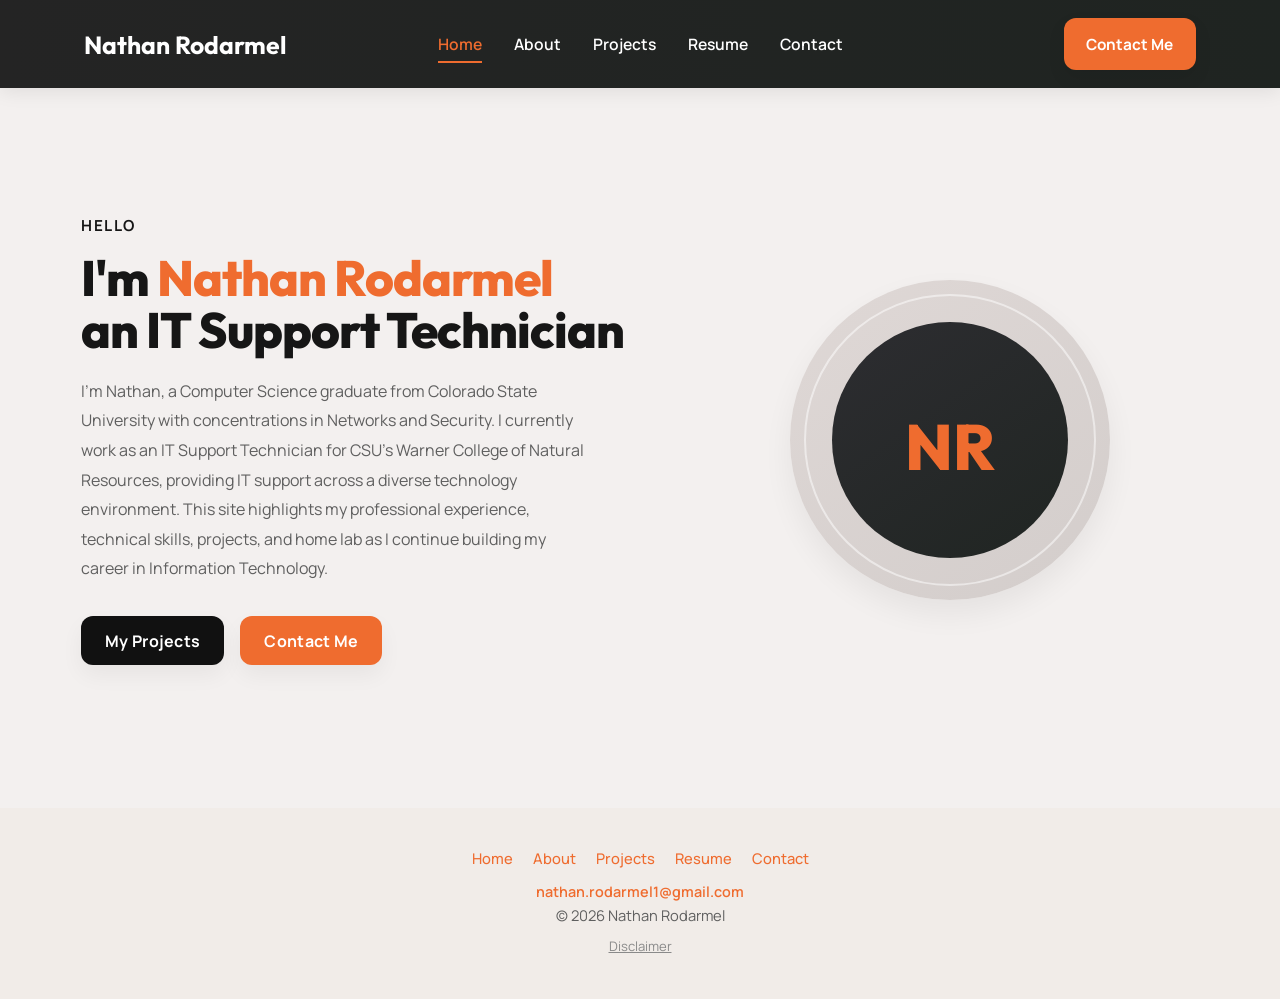
<file: index.html>
<!--
Name: Nathan Rodarmel
Personal Portfolio Website
index.html
-->
<!DOCTYPE html>
<html lang="en">
<head>
    <meta charset="UTF-8">
    <meta name="viewport" content="width=device-width, initial-scale=1.0">
    <link rel="stylesheet" href="styles.css">
    <title>Nathan Rodarmel</title>
</head>
<body>

<nav>
    <div class="nav__content">
        <div class="logo"><a href="index.html">Nathan Rodarmel</a></div>

        <ul class="nav__links">
            <li><a class="active" href="index.html">Home</a></li>
            <li><a href="about.html">About</a></li>
            <li><a href="projects.html">Projects</a></li>
            <li><a href="resume.html">Resume</a></li>
            <li><a href="contact.html">Contact</a></li>
        </ul>

        <a class="nav__button" href="contact.html">Contact Me</a>
    </div>
</nav>

<section class="section">
    <div class="section__container">
        <div class="page-content">
            <p class="page-subtitle">HELLO</p>

            <h1 class="page-title">
                I'm <span>Nathan Rodarmel</span><br>
                an IT Support Technician
            </h1>

            <p class="page-description">
                I'm Nathan, a Computer Science graduate from Colorado State University with concentrations
                in Networks and Security. I currently work as an IT Support Technician for CSU's Warner
                College of Natural Resources, providing IT support across a diverse technology environment.
                This site highlights my professional experience, technical skills, projects, and home lab
                as I continue building my career in Information Technology.
            </p>

            <div class="action__btns">
                <button class="my_projects" onclick="window.location.href='projects.html'">My Projects</button>
                <button class="contact_me" onclick="window.location.href='contact.html'">Contact Me</button>
            </div>
        </div>

        <div class="profile-image">
            <div class="image-placeholder">
                <div class="image-placeholder__inner">
                    <span style="margin-top: 1.5rem;">NR</span>
                </div>
            </div>
        </div>
    </div>
</section>

<footer>
    <div class="footer-links">
        <a href="index.html">Home</a>
        <a href="about.html">About</a>
        <a href="projects.html">Projects</a>
        <a href="resume.html">Resume</a>
        <a href="contact.html">Contact</a>
    </div>

    <p class="footer-email">
        <a href="mailto:nathan.rodarmel1@gmail.com">nathan.rodarmel1@gmail.com</a>
    </p>

    <p>© 2026 Nathan Rodarmel</p>

    <p class="disclaimer">
        <a href="disclaimer.html">Disclaimer</a>
    </p>
</footer>

</body>
</html>
</file>
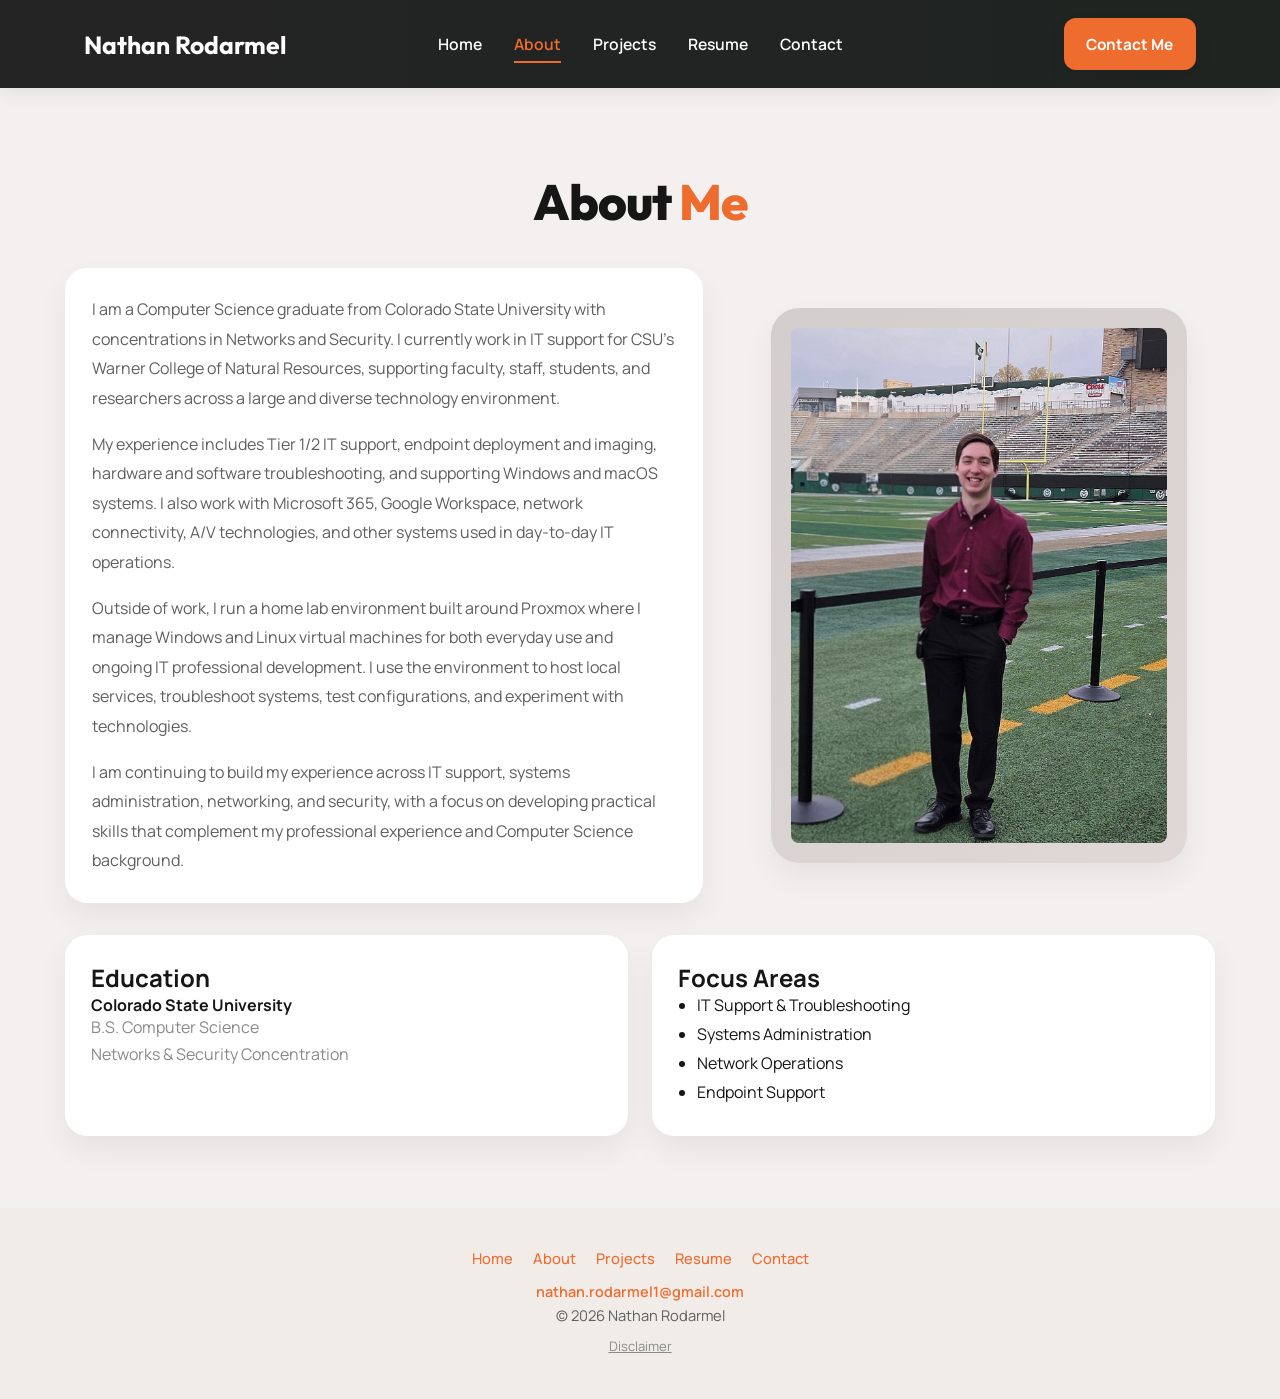
<file: about.html>
<!--
Name: Nathan Rodarmel
Personal Portfolio Website
about.html
-->
<!DOCTYPE html>
<html lang="en">
<head>
    <meta charset="UTF-8">
    <meta name="viewport" content="width=device-width, initial-scale=1.0">
    <title>About | Nathan Rodarmel</title>
    <link rel="stylesheet" href="styles.css">
</head>
<body>

<nav>
    <div class="nav__content">
        <div class="logo"><a href="index.html">Nathan Rodarmel</a></div>

        <ul class="nav__links">
            <li><a href="index.html">Home</a></li>
            <li><a href="about.html" class="active">About</a></li>
            <li><a href="projects.html">Projects</a></li>
            <li><a href="resume.html">Resume</a></li>
            <li><a href="contact.html">Contact</a></li>
        </ul>

        <a href="contact.html" class="nav__button">Contact Me</a>
    </div>
</nav>

<section class="section secondary-page about-page">
    <div class="secondary-container">

        <div class="secondary-header">
            <h1 class="page-title">About <span>Me</span></h1>
        </div>

        <div class="secondary-layout">

            <!-- TEXT SIDE -->
            <div class="secondary-text">
                <div class="content-card">

                    <p>
                        I am a Computer Science graduate from Colorado State University with concentrations in
                        Networks and Security. I currently work in IT support for CSU's Warner College of Natural
                        Resources, supporting faculty, staff, students, and researchers across a large and diverse
                        technology environment.
                    </p>

                    <p>
                        My experience includes Tier 1/2 IT support, endpoint deployment and imaging, hardware and
                        software troubleshooting, and supporting Windows and macOS systems. I also work with
                        Microsoft 365, Google Workspace, network connectivity, A/V technologies, and other systems
                        used in day-to-day IT operations.
                    </p>

                    <p>
                        Outside of work, I run a home lab environment built around Proxmox where I manage Windows
                        and Linux virtual machines for both everyday use and ongoing IT professional development.
                        I use the environment to host local services, troubleshoot systems, test configurations, and experiment with
                        technologies.
                    </p>

                    <p>
                        I am continuing to build my experience across IT support, systems administration, networking,
                        and security, with a focus on developing practical skills that complement my professional
                        experience and Computer Science background.
                    </p>

                </div>
            </div>

            <!-- VISUAL SIDE -->
            <div class="secondary-visual">
                <img src="images/nr.jpg"
                     alt="Nathan Rodarmel"
                     class="profile-panel"
                     style="object-fit: cover; object-position: center 60%;"
                     onerror="this.style.display='none';">
            </div>

        </div>

        <div class="info-card-grid about-card-grid">

            <div class="info-card">
                <h2>Education</h2>
                <p><strong>Colorado State University</strong></p>
                <p class="card-subtext">B.S. Computer Science</p>
                <p class="card-subtext">Networks &amp; Security Concentration</p>
            </div>

            <div class="info-card">
                <h2>Focus Areas</h2>
                <ul class="page-list">
                    <li>IT Support &amp; Troubleshooting</li>
                    <li>Systems Administration</li>
                    <li>Network Operations</li>
                    <li>Endpoint Support</li>
                </ul>
            </div>

        </div>

    </div>
</section>

<footer>
    <div class="footer-links">
        <a href="index.html">Home</a>
        <a href="about.html">About</a>
        <a href="projects.html">Projects</a>
        <a href="resume.html">Resume</a>
        <a href="contact.html">Contact</a>
    </div>

    <p class="footer-email">
        <a href="mailto:nathan.rodarmel1@gmail.com">nathan.rodarmel1@gmail.com</a>
    </p>

    <p>© 2026 Nathan Rodarmel</p>

    <p class="disclaimer">
        <a href="disclaimer.html">Disclaimer</a>
    </p>
</footer>

</body>
</html>
</file>
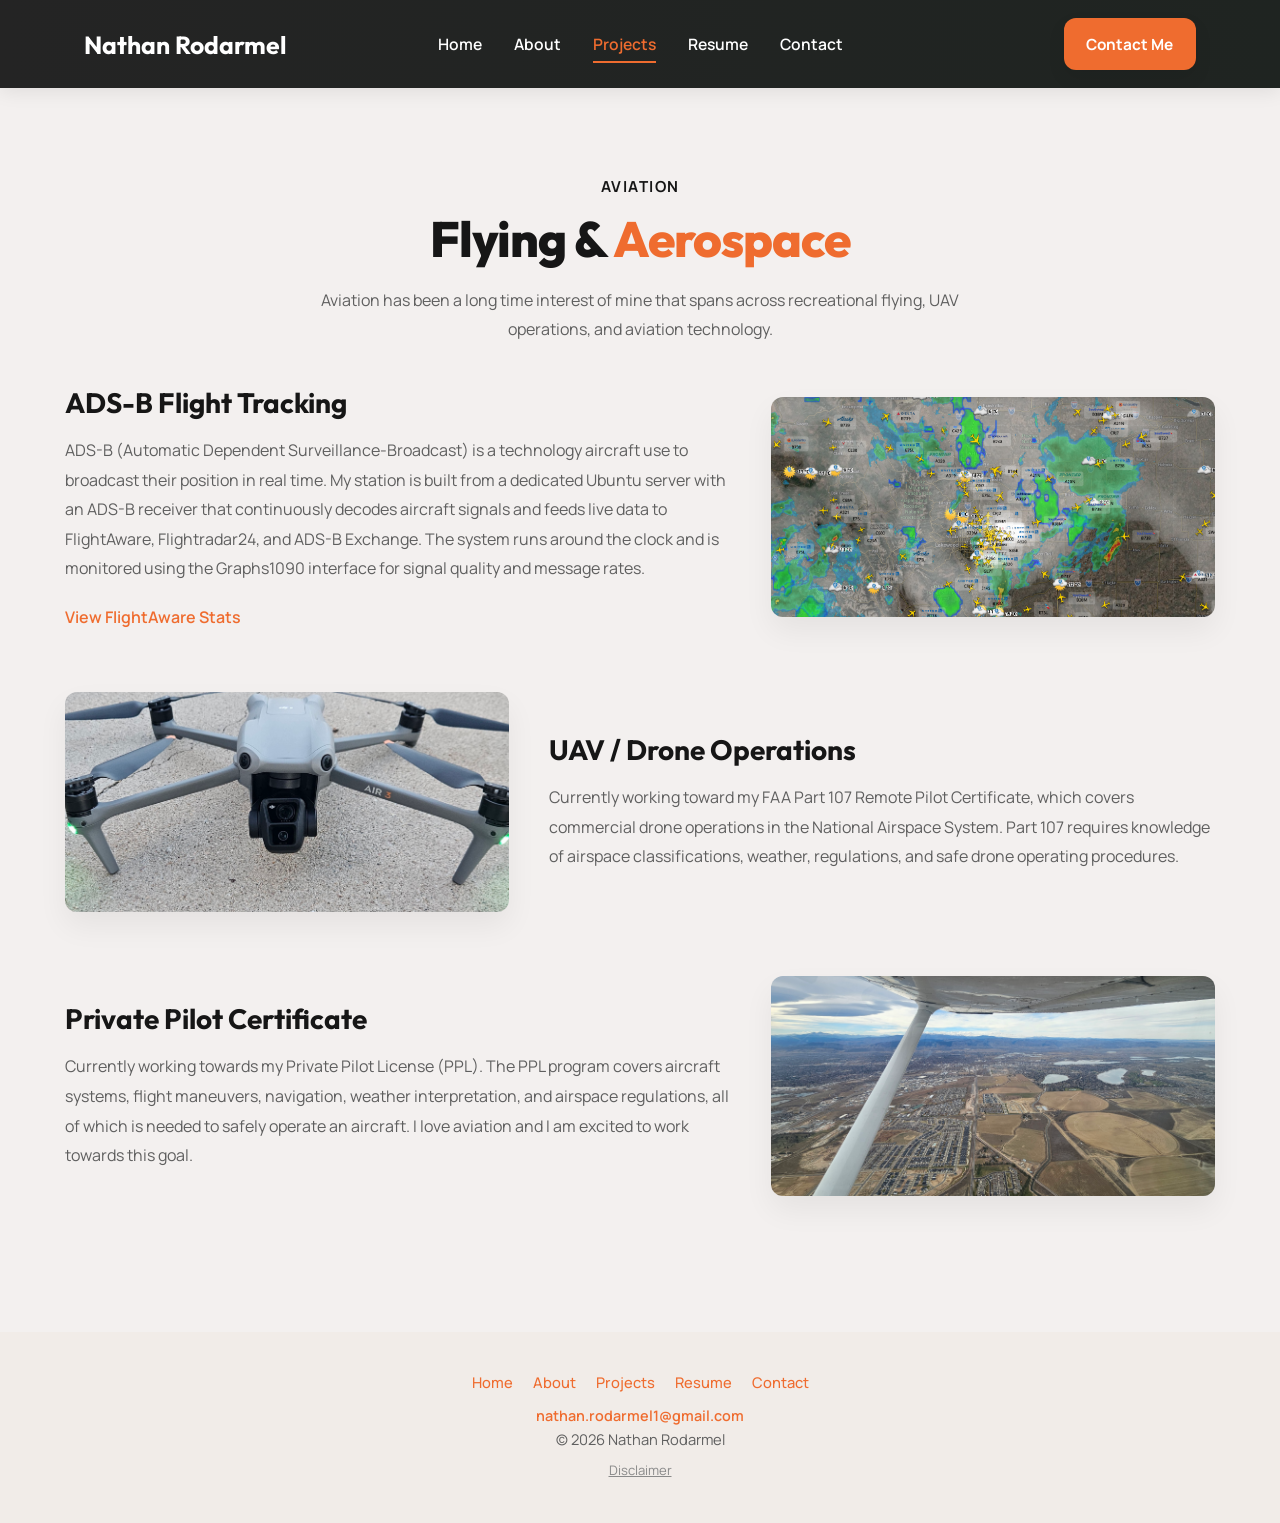
<file: adsb.html>
<!--
Name: Nathan Rodarmel
Personal Portfolio Website
adsb.html
-->
<!DOCTYPE html>
<html lang="en">
<head>
    <meta charset="UTF-8">
    <meta name="viewport" content="width=device-width, initial-scale=1.0">
    <title>Aviation | Nathan Rodarmel</title>
    <link rel="stylesheet" href="styles.css">
</head>
<body>

<nav>
    <div class="nav__content">
        <div class="logo"><a href="index.html">Nathan Rodarmel</a></div>

        <ul class="nav__links">
            <li><a href="index.html">Home</a></li>
            <li><a href="about.html">About</a></li>
            <li><a href="projects.html" class="active">Projects</a></li>
            <li><a href="resume.html">Resume</a></li>
            <li><a href="contact.html">Contact</a></li>
        </ul>

        <a href="contact.html" class="nav__button">Contact Me</a>
    </div>
</nav>

<section class="section secondary-page">
    <div class="secondary-container">

        <div class="secondary-header">
            <p class="page-subtitle">AVIATION</p>
            <h1 class="page-title">Flying & <span>Aerospace</span></h1>
            <p class="page-description secondary-description secondary-description--wide">
                Aviation has been a long time interest of mine that spans across recreational flying,
                UAV operations, and aviation technology.
            </p>
        </div>

        <!-- Section 1: ADS-B -->
        <div class="course-project">
            <div class="course-text">
                <h2>ADS-B Flight Tracking</h2>
                <p>
                    ADS-B (Automatic Dependent Surveillance-Broadcast) is a technology aircraft use to
                    broadcast their position in real time. My station is built from a dedicated Ubuntu server
                    with an ADS-B receiver that continuously decodes aircraft signals and feeds live
                    data to FlightAware, Flightradar24, and ADS-B Exchange. The system runs around
                    the clock and is monitored using the Graphs1090 interface for signal quality and
                    message rates.
                </p>
                <br>
                <a href="https://www.flightaware.com/adsb/stats/user/narod#stats-252264"
                   target="_blank"
                   rel="noopener noreferrer"
                   aria-label="View FlightAware ADS-B statistics page"
                   style="color: var(--primary-color); font-weight: 600;">
                    View FlightAware Stats
                </a>
            </div>
            <div class="course-image">
                <img src="images/fr24nr.png"
                     alt="Screenshot of live ADS-B flight tracking map"
                     class="course-image-actual"
                     style="object-fit: cover; object-position: center;"
                     onerror="this.style.display='none'; this.nextElementSibling.style.display='flex';">
                <div class="course-image-placeholder" style="display:none;">ADS-B</div>
            </div>
        </div>

        <!-- Section 2: UAV -->
        <div class="course-project reverse">
            <div class="course-text">
                <h2>UAV / Drone Operations</h2>
                <p>
                    Currently working toward my FAA Part 107 Remote Pilot Certificate, which covers
                    commercial drone operations in the National Airspace System. Part 107 requires
                    knowledge of airspace classifications, weather, regulations, and safe drone
                    operating procedures.
                </p>
            </div>
            <div class="course-image">
                <img src="images/uav.jpg"
                     alt="UAV drone in flight"
                     class="course-image-actual"
                     style="object-fit: cover; object-position: center;"
                     onerror="this.style.display='none'; this.nextElementSibling.style.display='flex';">
                <div class="course-image-placeholder" style="display:none;">UAV</div>
            </div>
        </div>

        <!-- Section 3: PPL -->
        <div class="course-project">
            <div class="course-text">
                <h2>Private Pilot Certificate</h2>
                <p>
                    Currently working towards my Private Pilot License (PPL). The PPL program covers
                    aircraft systems, flight maneuvers, navigation, weather interpretation, and airspace
                    regulations, all of which is needed to safely operate an aircraft. I love aviation and
                    I am excited to work towards this goal.
                </p>
            </div>
            <div class="course-image">
                <img src="images/ppl.jpg"
                     alt="Small aircraft used for private pilot training"
                     class="course-image-actual"
                     style="object-fit: cover; object-position: center;"
                     onerror="this.style.display='none'; this.nextElementSibling.style.display='flex';">
                <div class="course-image-placeholder" style="display:none;">PPL</div>
            </div>
        </div>

    </div>
</section>

<footer>
    <div class="footer-links">
        <a href="index.html">Home</a>
        <a href="about.html">About</a>
        <a href="projects.html">Projects</a>
        <a href="resume.html">Resume</a>
        <a href="contact.html">Contact</a>
    </div>

    <p class="footer-email">
        <a href="mailto:nathan.rodarmel1@gmail.com">nathan.rodarmel1@gmail.com</a>
    </p>

    <p>© 2026 Nathan Rodarmel</p>

    <p class="disclaimer">
        <a href="disclaimer.html">Disclaimer</a>
    </p>
</footer>

</body>
</html>
</file>
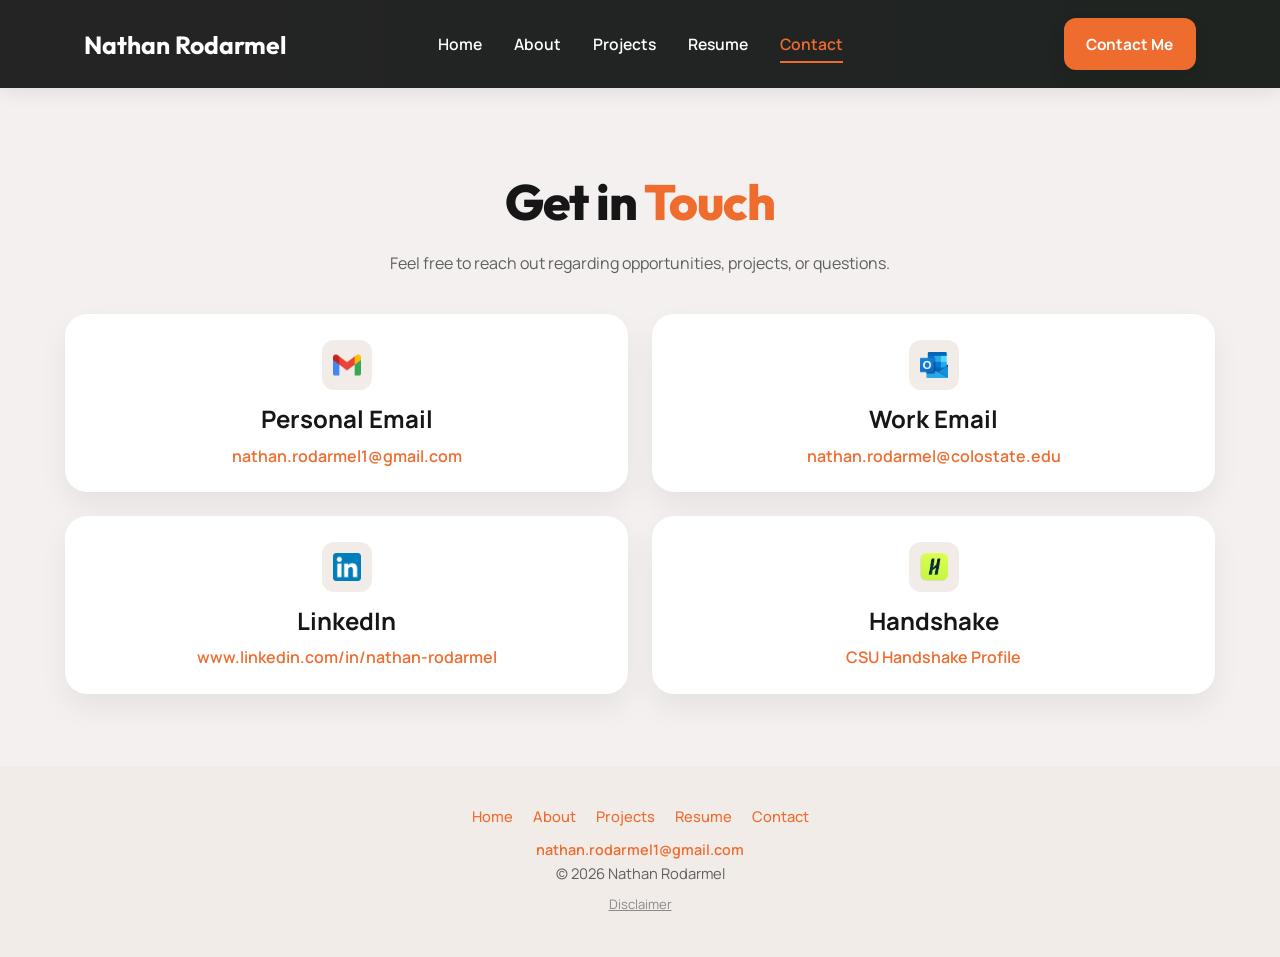
<file: contact.html>
<!--
Name: Nathan Rodarmel
Personal Portfolio Website
contact.html
-->
<!DOCTYPE html>
<html lang="en">
<head>
    <meta charset="UTF-8">
    <meta name="viewport" content="width=device-width, initial-scale=1.0">
    <title>Contact | Nathan Rodarmel</title>
    <link rel="stylesheet" href="styles.css">
</head>
<body>

<!-- ========== Navigation ========== -->
<nav>
    <div class="nav__content">
        <div class="logo"><a href="index.html">Nathan Rodarmel</a></div>

        <ul class="nav__links">
            <li><a href="index.html">Home</a></li>
            <li><a href="about.html">About</a></li>
            <li><a href="projects.html">Projects</a></li>
            <li><a href="resume.html">Resume</a></li>
            <li><a href="contact.html" class="active">Contact</a></li>
        </ul>

        <a href="contact.html" class="nav__button">Contact Me</a>
    </div>
</nav>

<!-- ========== Contact Section ========== -->
<section class="section secondary-page contact-page">
    <div class="secondary-container">

        <!-- Page Header -->
        <div class="secondary-header">
            <h1 class="page-title">Get in <span>Touch</span></h1>
            <p class="page-description secondary-description secondary-description--wide">
                Feel free to reach out regarding opportunities, projects, or questions.
            </p>
        </div>

        <!-- Contact Cards Grid -->
        <div class="info-card-grid">

            <!-- Personal Email -->
            <div class="info-card">
                <div class="homelab-icon">
                    <img src="images/gmail.png" alt="Gmail logo">
                </div>
                <h2>Personal Email</h2>
                <p>
                    <a href="mailto:nathan.rodarmel1@gmail.com" aria-label="Send email to personal address">
                        nathan.rodarmel1@gmail.com
                    </a>
                </p>
            </div>

            <!-- Work Email -->
            <div class="info-card">
                <div class="homelab-icon">
                    <img src="images/microsoft-outlook.png" alt="Microsoft Outlook logo">
                </div>
                <h2>Work Email</h2>
                <p>
                    <a href="mailto:nathan.rodarmel@colostate.edu" aria-label="Send email to work address">
                        nathan.rodarmel@colostate.edu
                    </a>
                </p>
            </div>

            <!-- LinkedIn -->
            <div class="info-card">
                <div class="homelab-icon">
                    <img src="images/linkedin.png" alt="LinkedIn logo">
                </div>
                <h2>LinkedIn</h2>
                <p>
                    <a href="https://www.linkedin.com/in/nathan-rodarmel" target="_blank" rel="noopener noreferrer" aria-label="Visit LinkedIn profile">
                        www.linkedin.com/in/nathan-rodarmel
                    </a>
                </p>
            </div>

            <!-- Handshake -->
            <div class="info-card">
                <div class="homelab-icon">
                    <img src="images/handshake.png" alt="Handshake logo">
                </div>
                <h2>Handshake</h2>
                <p>
                    <a href="https://colostate.joinhandshake.com/profiles/heaeg3" target="_blank" rel="noopener noreferrer" aria-label="Visit Handshake profile">
                        CSU Handshake Profile
                    </a>
                </p>
            </div>

        </div>

    </div>
</section>

<!-- ========== Footer ========== -->
<footer>
    <div class="footer-links">
        <a href="index.html">Home</a>
        <a href="about.html">About</a>
        <a href="projects.html">Projects</a>
        <a href="resume.html">Resume</a>
        <a href="contact.html">Contact</a>
    </div>

    <p class="footer-email">
        <a href="mailto:nathan.rodarmel1@gmail.com">nathan.rodarmel1@gmail.com</a>
    </p>

    <p>© 2026 Nathan Rodarmel</p>

    <p class="disclaimer">
        <a href="disclaimer.html">Disclaimer</a>
    </p>
</footer>

</body>
</html>
</file>
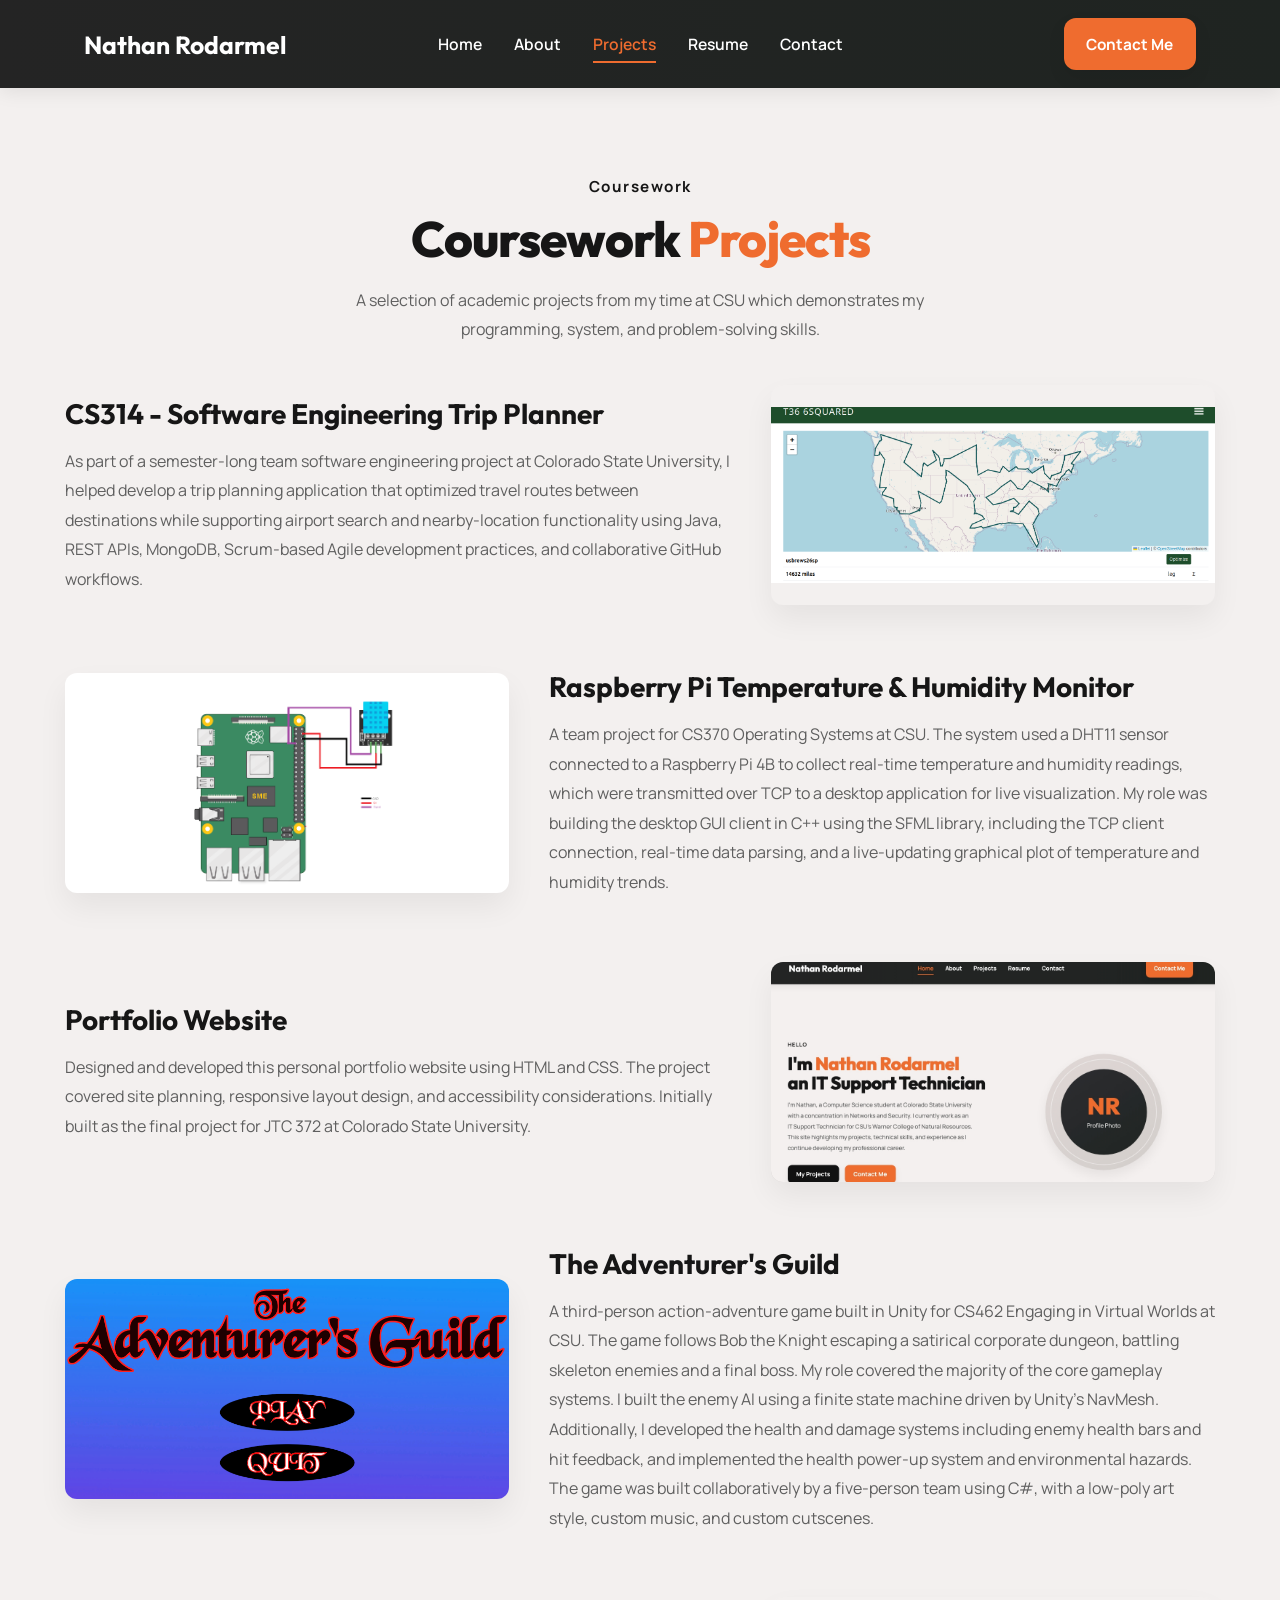
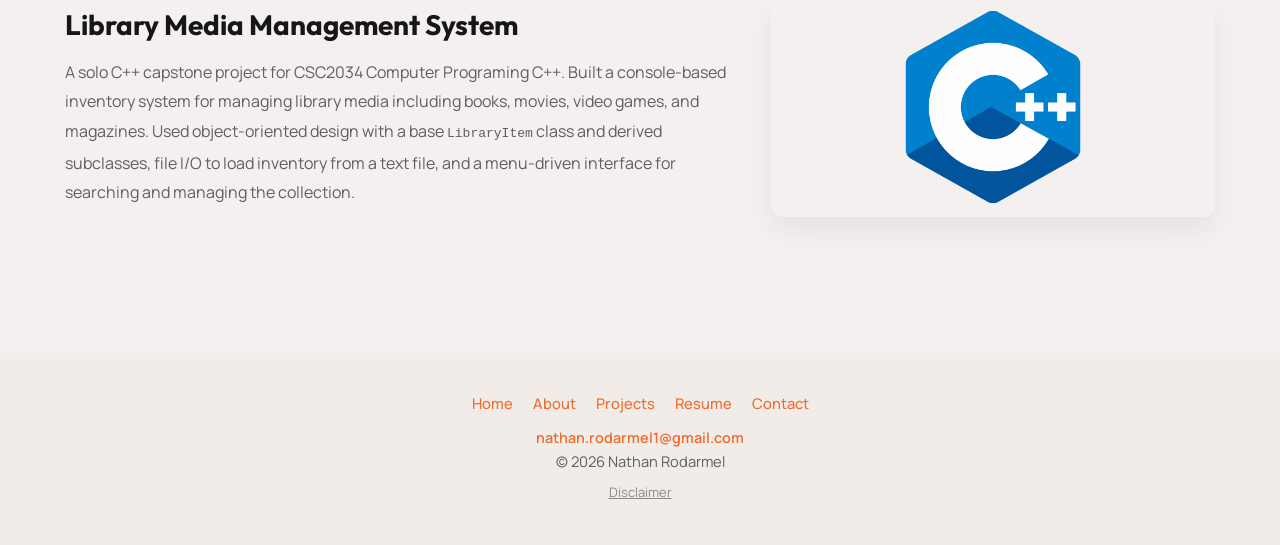
<file: coursework.html>
<!--
Name: Nathan Rodarmel
Personal Portfolio Website
coursework.html
-->

<!DOCTYPE html>
<html lang="en">
<head>
    <meta charset="UTF-8">
    <meta name="viewport" content="width=device-width, initial-scale=1.0">
    <title>Coursework | Nathan Rodarmel</title>
    <link rel="stylesheet" href="styles.css">
</head>
<body>

<nav>
    <div class="nav__content">
        <div class="logo"><a href="index.html">Nathan Rodarmel</a></div>

        <ul class="nav__links">
            <li><a href="index.html">Home</a></li>
            <li><a href="about.html">About</a></li>
            <li><a href="projects.html" class="active">Projects</a></li>
            <li><a href="resume.html">Resume</a></li>
            <li><a href="contact.html">Contact</a></li>
        </ul>

        <a href="contact.html" class="nav__button">Contact Me</a>
    </div>
</nav>

<section class="section secondary-page coursework-page">
    <div class="secondary-container">

        <div class="secondary-header">
            <p class="page-subtitle">Coursework</p>
            <h1 class="page-title">Coursework <span>Projects</span></h1>
            <p class="page-description secondary-description secondary-description--wide">
                A selection of academic projects from my time at CSU which demonstrates my programming, system,
                and problem-solving skills.
            </p>
        </div>


        <!-- Slot 1: Software Engineering -->
        <div class="course-project">
            <div class="course-text">
                <h2>CS314 - Software Engineering Trip Planner</h2>
                <p>
                    As part of a semester-long team software engineering project at
                    Colorado State University, I helped develop a trip planning
                    application that optimized travel routes between destinations while
                    supporting airport search and nearby-location functionality using
                    Java, REST APIs, MongoDB, Scrum-based Agile development practices,
                    and collaborative GitHub workflows.
                </p>
            </div>
            <div class="course-image">
                <img src="images/cs314t36.png"
                     alt="CS314 trip planning application showing an optimized route map"
                     class="course-image-actual"
                     style="object-fit: contain; background-color: #f3f0ef;"
                     onerror="this.style.display='none'; this.nextElementSibling.style.display='flex';">
                <div class="course-image-placeholder" style="display:none;">Image</div>
            </div>
        </div>


        <!-- Slot 2: Raspberry Pi -->
        <div class="course-project reverse">
            <div class="course-text">
                <h2>Raspberry Pi Temperature & Humidity Monitor</h2>
                <p>
                    A team project for CS370 Operating Systems at CSU. The system used a DHT11 sensor
                    connected to a Raspberry Pi 4B to collect real-time temperature and humidity readings,
                    which were transmitted over TCP to a desktop application for live visualization.
                    My role was building the desktop GUI client in C++ using the SFML library, including
                    the TCP client connection, real-time data parsing, and a live-updating graphical plot
                    of temperature and humidity trends.
                </p>
            </div>
            <div class="course-image">
                <img src="images/dht11cs370.png"
                     alt="Raspberry Pi 4B wired to a DHT11 temperature and humidity sensor"
                     class="course-image-actual"
                     style="object-fit: contain; background-color: white;"
                     onerror="this.style.display='none'; this.nextElementSibling.style.display='flex';">
                <div class="course-image-placeholder" style="display:none;">Image</div>
            </div>
        </div>


        <!-- Slot 3: Portfolio Website -->
        <div class="course-project">
            <div class="course-text">
                <h2>Portfolio Website</h2>
                <p>
                    Designed and developed this personal portfolio website using HTML and CSS.
                    The project covered site planning, responsive layout design, and accessibility considerations.
                    Initially built as the final project for JTC 372 at Colorado State University.
                </p>
            </div>
            <div class="course-image">
                <img src="images/mywebsite.jpeg"
                     alt="Nathan Rodarmel personal portfolio website home page"
                     class="course-image-actual"
                     style="object-fit: cover; object-position: top;"
                     onerror="this.style.display='none'; this.nextElementSibling.style.display='flex';">
                <div class="course-image-placeholder" style="display:none;">Image</div>
            </div>
        </div>


        <!-- Slot 4: Adventurer's Guild -->
        <div class="course-project reverse">
            <div class="course-text">
                <h2>The Adventurer's Guild</h2>
                <p>
                    A third-person action-adventure game built in Unity for CS462 Engaging in Virtual Worlds
                    at CSU. The game follows Bob the Knight escaping a satirical corporate dungeon, battling
                    skeleton enemies and a final boss. My role covered the majority of the core gameplay
                    systems. I built the enemy AI using a finite state machine driven by Unity's NavMesh.
                    Additionally, I developed the health and damage systems including enemy health bars and hit
                    feedback, and implemented the health power-up system and environmental hazards. The game was
                    built collaboratively by a five-person team using C#, with a low-poly art style, custom music,
                    and custom cutscenes.
                </p>
            </div>
            <div class="course-image">
                <img src="images/advent.png"
                     alt="The Adventurer's Guild game title screen with Play and Quit buttons"
                     class="course-image-actual"
                     style="object-fit: cover; object-position: center;"
                     onerror="this.style.display='none'; this.nextElementSibling.style.display='flex';">
                <div class="course-image-placeholder" style="display:none;">Image</div>
            </div>
        </div>


        <!-- Slot 5: Library Management -->
        <div class="course-project">
            <div class="course-text">
                <h2>Library Media Management System</h2>
                <p>
                    A solo C++ capstone project for CSC2034 Computer Programing C++. Built a console-based inventory
                    system for managing library media including books, movies, video games, and magazines.
                    Used object-oriented design with a base <code>LibraryItem</code> class and derived
                    subclasses, file I/O to load inventory from a text file, and a menu-driven interface
                    for searching and managing the collection.
                </p>
            </div>
            <div class="course-image">
                <img src="images/CPP.png"
                     alt="C++ logo"
                     class="course-image-actual"
                     style="object-fit: contain; background-color: #f3f0ef;"
                     onerror="this.style.display='none'; this.nextElementSibling.style.display='flex';">
                <div class="course-image-placeholder" style="display:none;">Image</div>
            </div>
        </div>

    </div>
</section>

<footer>
    <div class="footer-links">
        <a href="index.html">Home</a>
        <a href="about.html">About</a>
        <a href="projects.html">Projects</a>
        <a href="resume.html">Resume</a>
        <a href="contact.html">Contact</a>
    </div>

    <p class="footer-email">
        <a href="mailto:nathan.rodarmel1@gmail.com">nathan.rodarmel1@gmail.com</a>
    </p>

    <p>© 2026 Nathan Rodarmel</p>

    <p class="disclaimer">
        <a href="disclaimer.html">Disclaimer</a>
    </p>
</footer>

</body>
</html>
</file>
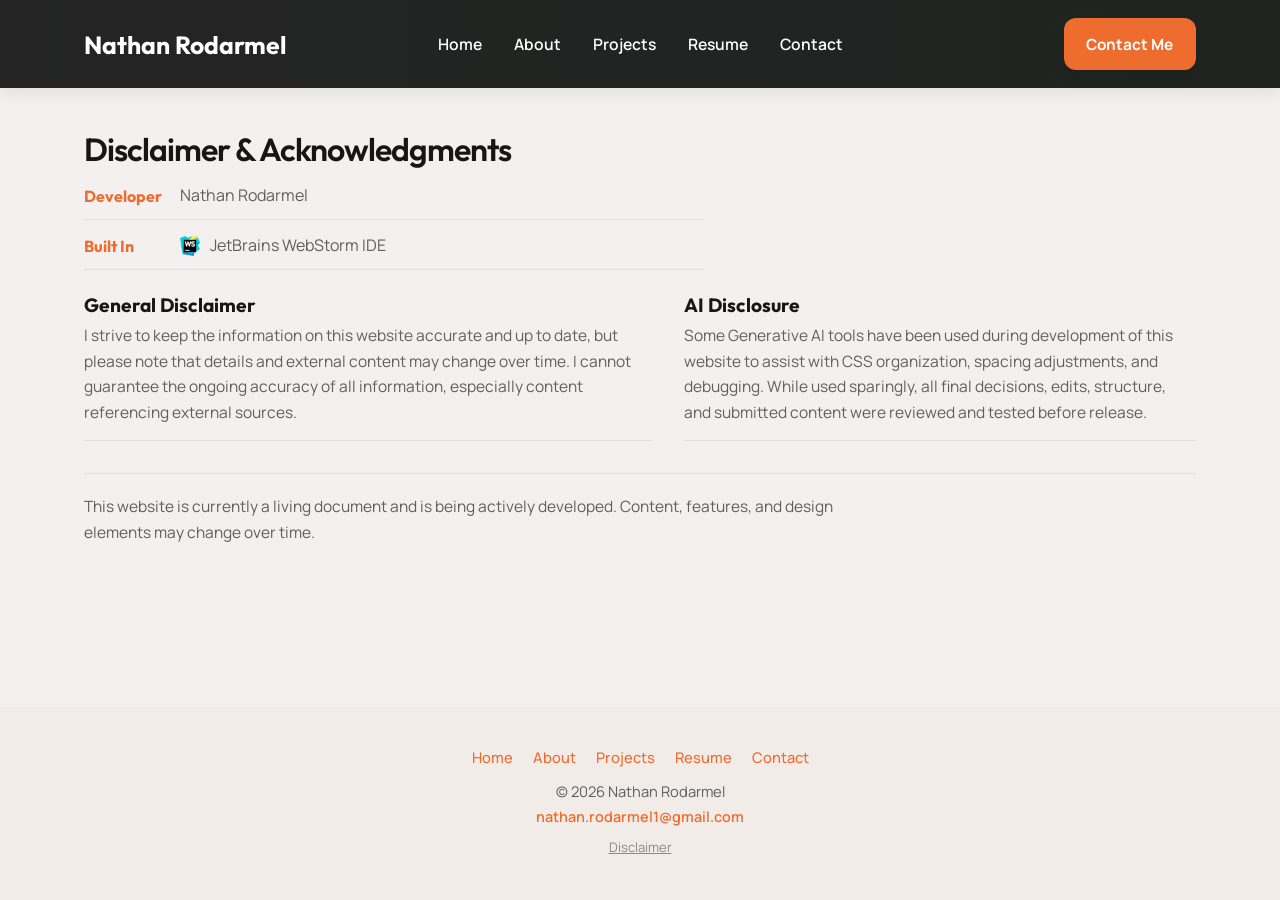
<file: disclaimer.html>
<!--
Name: Nathan Rodarmel
Personal Portfolio Website
disclaimer.html
-->
<!DOCTYPE html>
<html lang="en">
<head>
    <meta charset="UTF-8" />
    <meta name="viewport" content="width=device-width, initial-scale=1.0" />
    <link rel="stylesheet" href="styles.css" />
    <title>Disclaimer | Nathan Rodarmel</title>
</head>
<body class="disclaimer-body">

<!-- Navigation -->
<nav>
    <div class="nav__content">
        <div class="logo"><a href="index.html">Nathan Rodarmel</a></div>

        <ul class="nav__links">
            <li><a href="index.html">Home</a></li>
            <li><a href="about.html">About</a></li>
            <li><a href="projects.html">Projects</a></li>
            <li><a href="resume.html">Resume</a></li>
            <li><a href="contact.html">Contact</a></li>
        </ul>

        <a href="contact.html" class="nav__button">Contact Me</a>
    </div>
</nav>

<!-- Disclaimer Section -->
<section class="section disclaimer-page">
    <div class="disclaimer-wrapper">

        <!-- Header -->
        <div class="disclaimer-header">
            <h1 class="page-title">Disclaimer & Acknowledgments</h1>

            <div class="project-facts">
                <div class="fact-item">
                    <span class="fact-label">Developer</span>
                    <span class="fact-value">Nathan Rodarmel</span>
                </div>

                <div class="fact-item">
                    <span class="fact-label">Built In</span>
                    <span class="fact-value">
                        <img src="images/WebStorm_Icon.png" alt="WebStorm" class="tool-logo" />
                        JetBrains WebStorm IDE
                    </span>
                </div>
            </div>
        </div>

        <!-- Two Column Layout -->
        <div class="disclaimer-columns">

            <!-- Left Column -->
            <div class="disclaimer-column">
                <div class="disclaimer-block">
                    <h2>General Disclaimer</h2>
                    <p>
                        I strive to keep the information on this website accurate and up to date,
                        but please note that details and external content may change over time.
                        I cannot guarantee the ongoing accuracy of all information, especially
                        content referencing external sources.
                    </p>
                </div>
            </div>

            <!-- Right Column -->
            <div class="disclaimer-column">
                <div class="disclaimer-block">
                    <h2>AI Disclosure</h2>
                    <p>
                        Some Generative AI tools have been used during development of this website to assist with CSS organization,
                        spacing adjustments, and debugging. While used sparingly, all final decisions, edits, structure, and
                        submitted content were reviewed and tested before release.
                    </p>
                </div>
            </div>

        </div>

        <!-- Work in Progress Notice -->
        <div class="disclaimer-note">
            <p>
                This website is currently a living document and is being actively developed.
                Content, features, and design elements may change over time.
            </p>
        </div>

    </div>
</section>

<!-- Footer -->
<footer>
    <div class="footer-links">
        <a href="index.html">Home</a>
        <a href="about.html">About</a>
        <a href="projects.html">Projects</a>
        <a href="resume.html">Resume</a>
        <a href="contact.html">Contact</a>
    </div>

    <p>© 2026 Nathan Rodarmel</p>

    <p class="footer-email">
        <a href="mailto:nathan.rodarmel1@gmail.com">nathan.rodarmel1@gmail.com</a>
    </p>

    <p class="disclaimer">
        <a href="disclaimer.html">Disclaimer</a>
    </p>
</footer>

</body>
</html>
</file>
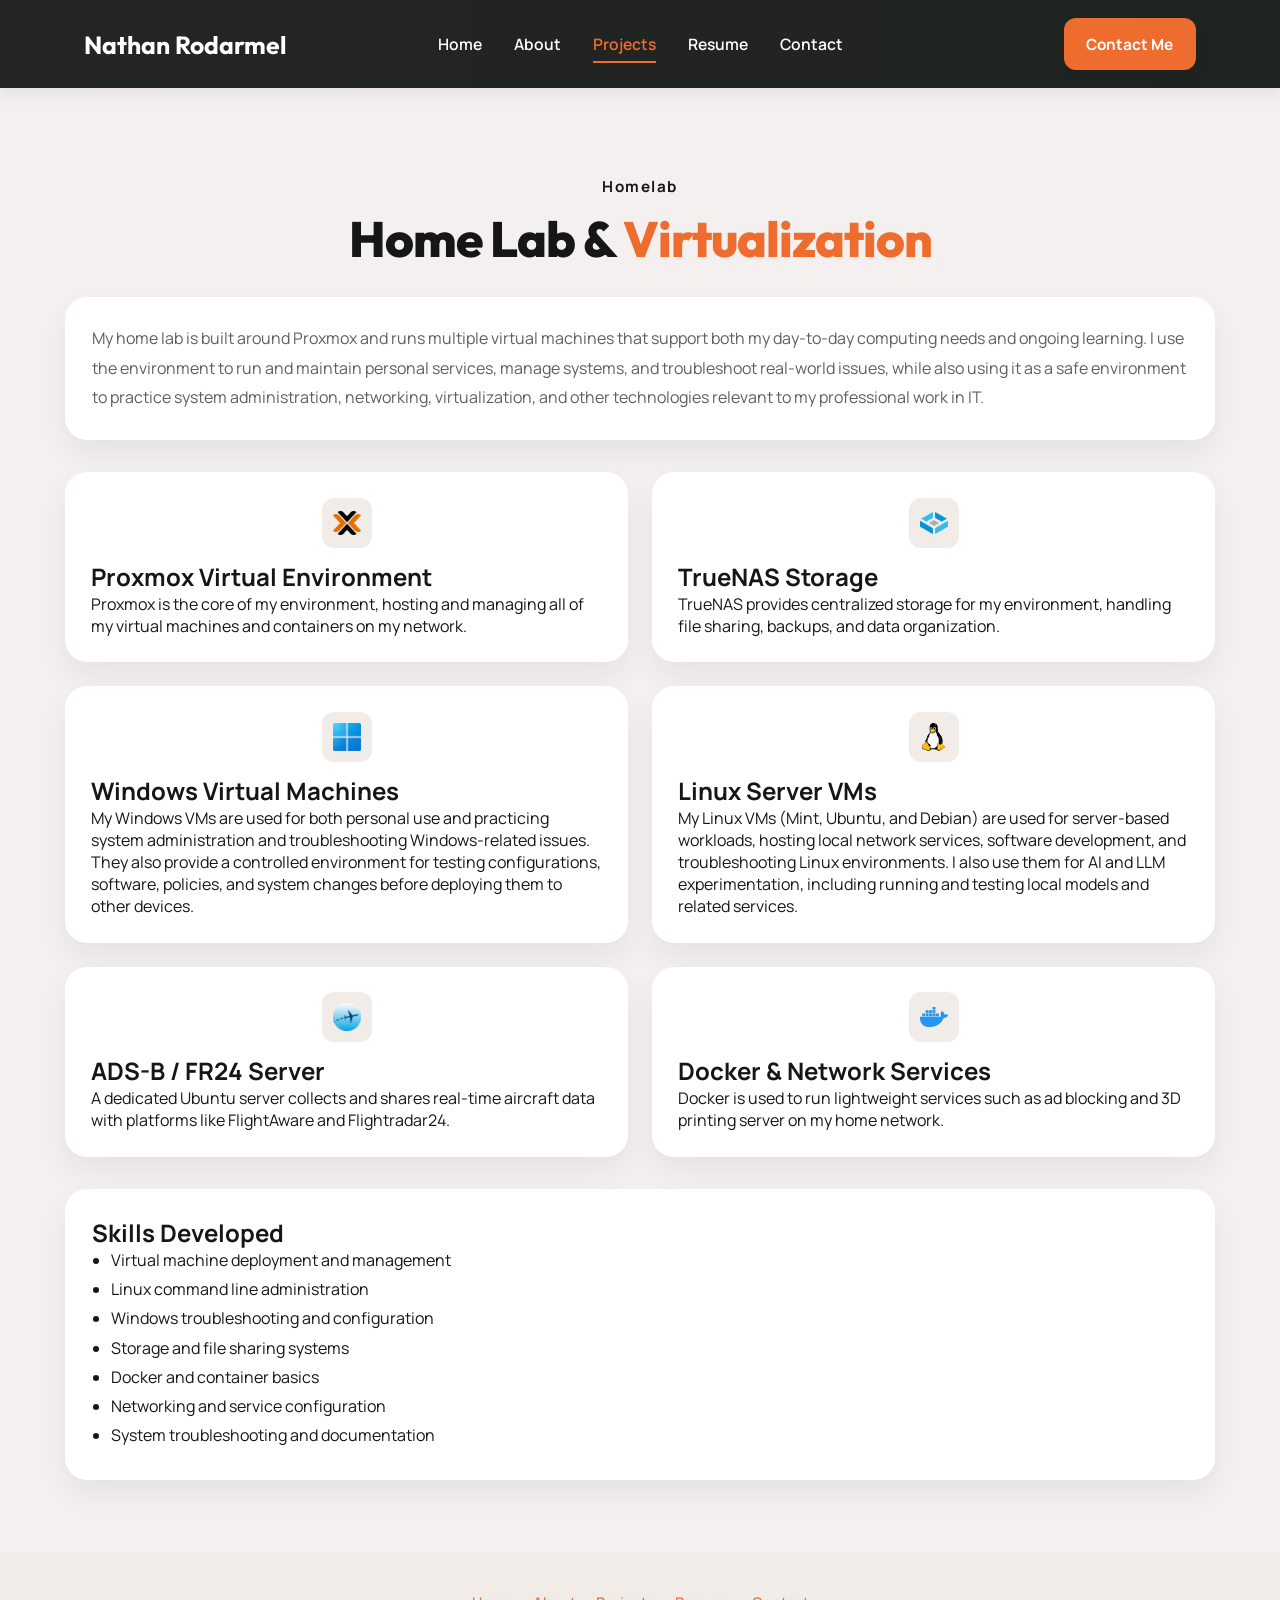
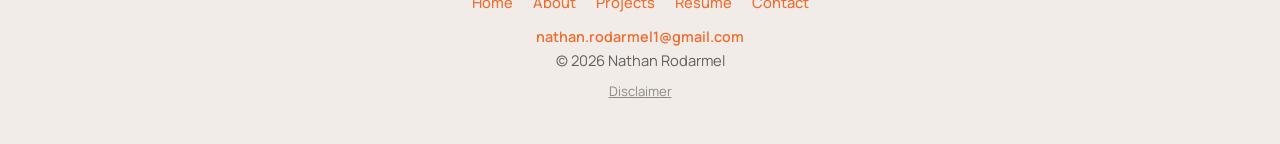
<file: homelab.html>
<!--
Name: Nathan Rodarmel
Personal Portfolio Website
homelab.html
-->
<!DOCTYPE html>
<html lang="en">
<head>
    <meta charset="UTF-8">
    <meta name="viewport" content="width=device-width, initial-scale=1.0">
    <title>Home Lab | Nathan Rodarmel</title>
    <link rel="stylesheet" href="styles.css">
</head>
<body>

<!-- ========== Navigation ========== -->
<nav>
    <div class="nav__content">
        <div class="logo"><a href="index.html">Nathan Rodarmel</a></div>

        <ul class="nav__links">
            <li><a href="index.html">Home</a></li>
            <li><a href="about.html">About</a></li>
            <li><a href="projects.html" class="active">Projects</a></li>
            <li><a href="resume.html">Resume</a></li>
            <li><a href="contact.html">Contact</a></li>
        </ul>

        <a href="contact.html" class="nav__button">Contact Me</a>
    </div>
</nav>

<!-- ========== Home Lab Section ========== -->
<section class="section secondary-page homelab-page">
    <div class="secondary-container">

        <!-- Page Header -->
        <div class="secondary-header">
            <p class="page-subtitle">Homelab</p>
            <h1 class="page-title">Home Lab & <span>Virtualization</span></h1>
        </div>

        <!-- Content -->
        <div class="content-card">
            <p>
                My home lab is built around Proxmox and runs multiple virtual machines that support both my
                day-to-day computing needs and ongoing learning. I use the environment to run and maintain
                personal services, manage systems, and troubleshoot real-world issues, while also using it as a
                safe environment to practice system administration, networking, virtualization, and other
                technologies relevant to my professional work in IT.
            </p>
        </div>

        <!-- Infrastructure Cards Grid -->
        <div class="info-card-grid homelab-grid">

            <!-- Proxmox -->
            <div class="info-card">
                <div class="homelab-icon">
                    <img src="images/proxmox.png" alt="Proxmox logo">
                </div>
                <h2>Proxmox Virtual Environment</h2>
                <p>
                    Proxmox is the core of my environment, hosting and managing all of my virtual machines and containers on my network.
                </p>
            </div>

            <!-- TrueNAS -->
            <div class="info-card">
                <div class="homelab-icon">
                    <img src="images/truenas-core.png" alt="TrueNAS logo">
                </div>
                <h2>TrueNAS Storage</h2>
                <p>
                    TrueNAS provides centralized storage for my environment, handling file sharing,
                    backups, and data organization.
                </p>
            </div>

            <!-- Windows VMs -->
            <div class="info-card">
                <div class="homelab-icon">
                    <img src="images/windows-11.png" alt="Windows 11 logo">
                </div>
                <h2>Windows Virtual Machines</h2><p>
                My Windows VMs are used for both personal use and practicing system administration and troubleshooting
                Windows-related issues. They also provide a controlled environment for testing configurations, software,
                policies, and system changes before deploying them to other devices.
            </p>
            </div>

            <!-- Linux VMs -->
            <div class="info-card">
                <div class="homelab-icon">
                    <img src="images/linux.svg" alt="Linux logo">
                </div>
                <h2>Linux Server VMs</h2>
                <p>
                    My Linux VMs (Mint, Ubuntu, and Debian) are used for server-based workloads, hosting local
                    network services, software development, and troubleshooting Linux environments. I also use
                    them for AI and LLM experimentation, including running and testing local models and related services.
                </p>
            </div>

            <!-- ADS-B Server -->
            <div class="info-card">
                <div class="homelab-icon">
                    <img src="images/flightaware.png" alt="FlightAware logo">
                </div>
                <h2>ADS-B / FR24 Server</h2>
                <p>
                    A dedicated Ubuntu server collects and shares real-time aircraft data with platforms like
                    FlightAware and Flightradar24.
                </p>
            </div>

            <!-- Docker -->
            <div class="info-card">
                <div class="homelab-icon">
                    <img src="images/docker.png" alt="Docker logo">
                </div>
                <h2>Docker & Network Services</h2>
                <p>
                    Docker is used to run lightweight services such as ad blocking and 3D printing server on my home network.
                </p>
            </div>

        </div>

        <!-- Skills Developed Card -->
        <div class="content-card homelab-skills">
            <h2>Skills Developed</h2>
            <ul class="page-list">
                <li>Virtual machine deployment and management</li>
                <li>Linux command line administration</li>
                <li>Windows troubleshooting and configuration</li>
                <li>Storage and file sharing systems</li>
                <li>Docker and container basics</li>
                <li>Networking and service configuration</li>
                <li>System troubleshooting and documentation</li>
            </ul>
        </div>

    </div>
</section>

<!-- ========== Footer ========== -->
<footer>
    <div class="footer-links">
        <a href="index.html">Home</a>
        <a href="about.html">About</a>
        <a href="projects.html">Projects</a>
        <a href="resume.html">Resume</a>
        <a href="contact.html">Contact</a>
    </div>

    <p class="footer-email">
        <a href="mailto:nathan.rodarmel1@gmail.com">nathan.rodarmel1@gmail.com</a>
    </p>

    <p>© 2026 Nathan Rodarmel</p>

    <p class="disclaimer">
        <a href="disclaimer.html">Disclaimer</a>
    </p>
</footer>

</body>
</html>
</file>
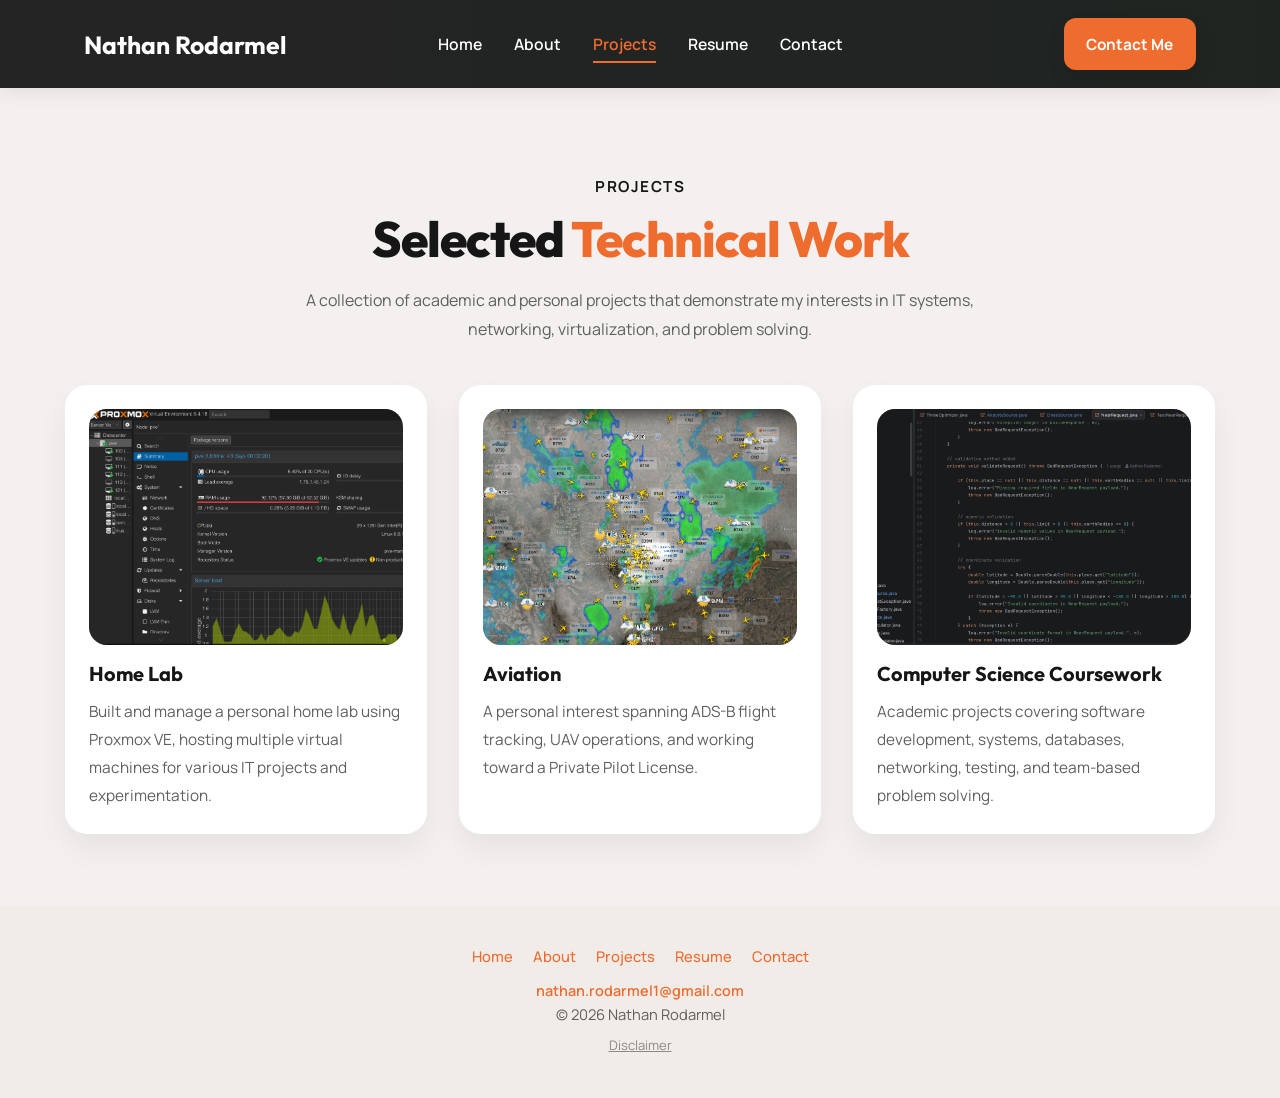
<file: projects.html>
<!--
Name: Nathan Rodarmel
Personal Portfolio Website
projects.html
-->
<!DOCTYPE html>
<html lang="en">
<head>
    <meta charset="UTF-8">
    <meta name="viewport" content="width=device-width, initial-scale=1.0">
    <title>Projects | Nathan Rodarmel</title>
    <link rel="stylesheet" href="styles.css">
</head>
<body>

<!-- ========== Navigation ========== -->
<nav>
    <div class="nav__content">
        <div class="logo"><a href="index.html">Nathan Rodarmel</a></div>

        <ul class="nav__links">
            <li><a href="index.html">Home</a></li>
            <li><a href="about.html">About</a></li>
            <li><a href="projects.html" class="active">Projects</a></li>
            <li><a href="resume.html">Resume</a></li>
            <li><a href="contact.html">Contact</a></li>
        </ul>

        <a href="contact.html" class="nav__button">Contact Me</a>
    </div>
</nav>

<!-- ========== Projects Section ========== -->
<section class="section secondary-page projects-page">
    <div class="secondary-container">

        <!-- Page Header -->
        <div class="secondary-header">
            <p class="page-subtitle">PROJECTS</p>
            <h1 class="page-title">Selected <span>Technical Work</span></h1>
            <p class="page-description secondary-description secondary-description--wide">
                A collection of academic and personal projects that demonstrate my
                interests in IT systems, networking, virtualization, and problem solving.
            </p>
        </div>

        <!-- Project Cards Grid -->
        <div class="project-card-grid">

            <!-- Card 1: Home Lab -->
            <a href="homelab.html" class="project-link" aria-label="View Home Lab project">
                <article class="project-card-new">
                    <div class="project-image-wrapper">
                        <img src="images/proxmoxve.png"
                             alt="Proxmox dashboard showing virtual machines in a home lab environment"
                             class="project-image"
                             style="object-position: left center;"
                             onerror="this.style.display='none';">

                        <div class="project-image-placeholder-new">Home Lab</div>
                    </div>
                    <h2>Home Lab</h2>
                    <p>
                        Built and manage a personal home lab using Proxmox VE, hosting multiple virtual machines for various IT projects and experimentation.
                    </p>
                </article>
            </a>

            <!-- Card 2: Aviation -->
            <a href="adsb.html" class="project-link" aria-label="View Aviation page">
                <article class="project-card-new">
                    <div class="project-image-wrapper">
                        <img src="images/fr24nr.png"
                             alt="Flight tracking map showing live ADS-B data"
                             class="project-image"
                             onerror="this.style.display='none';">

                        <div class="project-image-placeholder-new">Aviation</div>
                    </div>
                    <h2>Aviation</h2>
                    <p>
                        A personal interest spanning ADS-B flight tracking, UAV operations,
                        and working toward a Private Pilot License.
                    </p>
                </article>
            </a>

            <!-- Card 3: Coursework -->
            <a href="coursework.html" class="project-link" aria-label="View Computer Science Coursework projects">
                <article class="project-card-new">
                    <div class="project-image-wrapper">
                        <img src="images/projects.png"
                             alt="Java code from CS314 software engineering project"
                             class="project-image"
                             onerror="this.style.display='none';">

                        <div class="project-image-placeholder-new">Coursework</div>
                    </div>
                    <h2>Computer Science Coursework</h2>
                    <p>
                        Academic projects covering software development, systems, databases,
                        networking, testing, and team-based problem solving.
                    </p>
                </article>
            </a>

        </div>

    </div>
</section>

<!-- ========== Footer ========== -->
<footer>
    <div class="footer-links">
        <a href="index.html">Home</a>
        <a href="about.html">About</a>
        <a href="projects.html">Projects</a>
        <a href="resume.html">Resume</a>
        <a href="contact.html">Contact</a>
    </div>

    <p class="footer-email">
        <a href="mailto:nathan.rodarmel1@gmail.com">nathan.rodarmel1@gmail.com</a>
    </p>

    <p>© 2026 Nathan Rodarmel</p>

    <p class="disclaimer">
        <a href="disclaimer.html">Disclaimer</a>
    </p>
</footer>

</body>
</html>
</file>
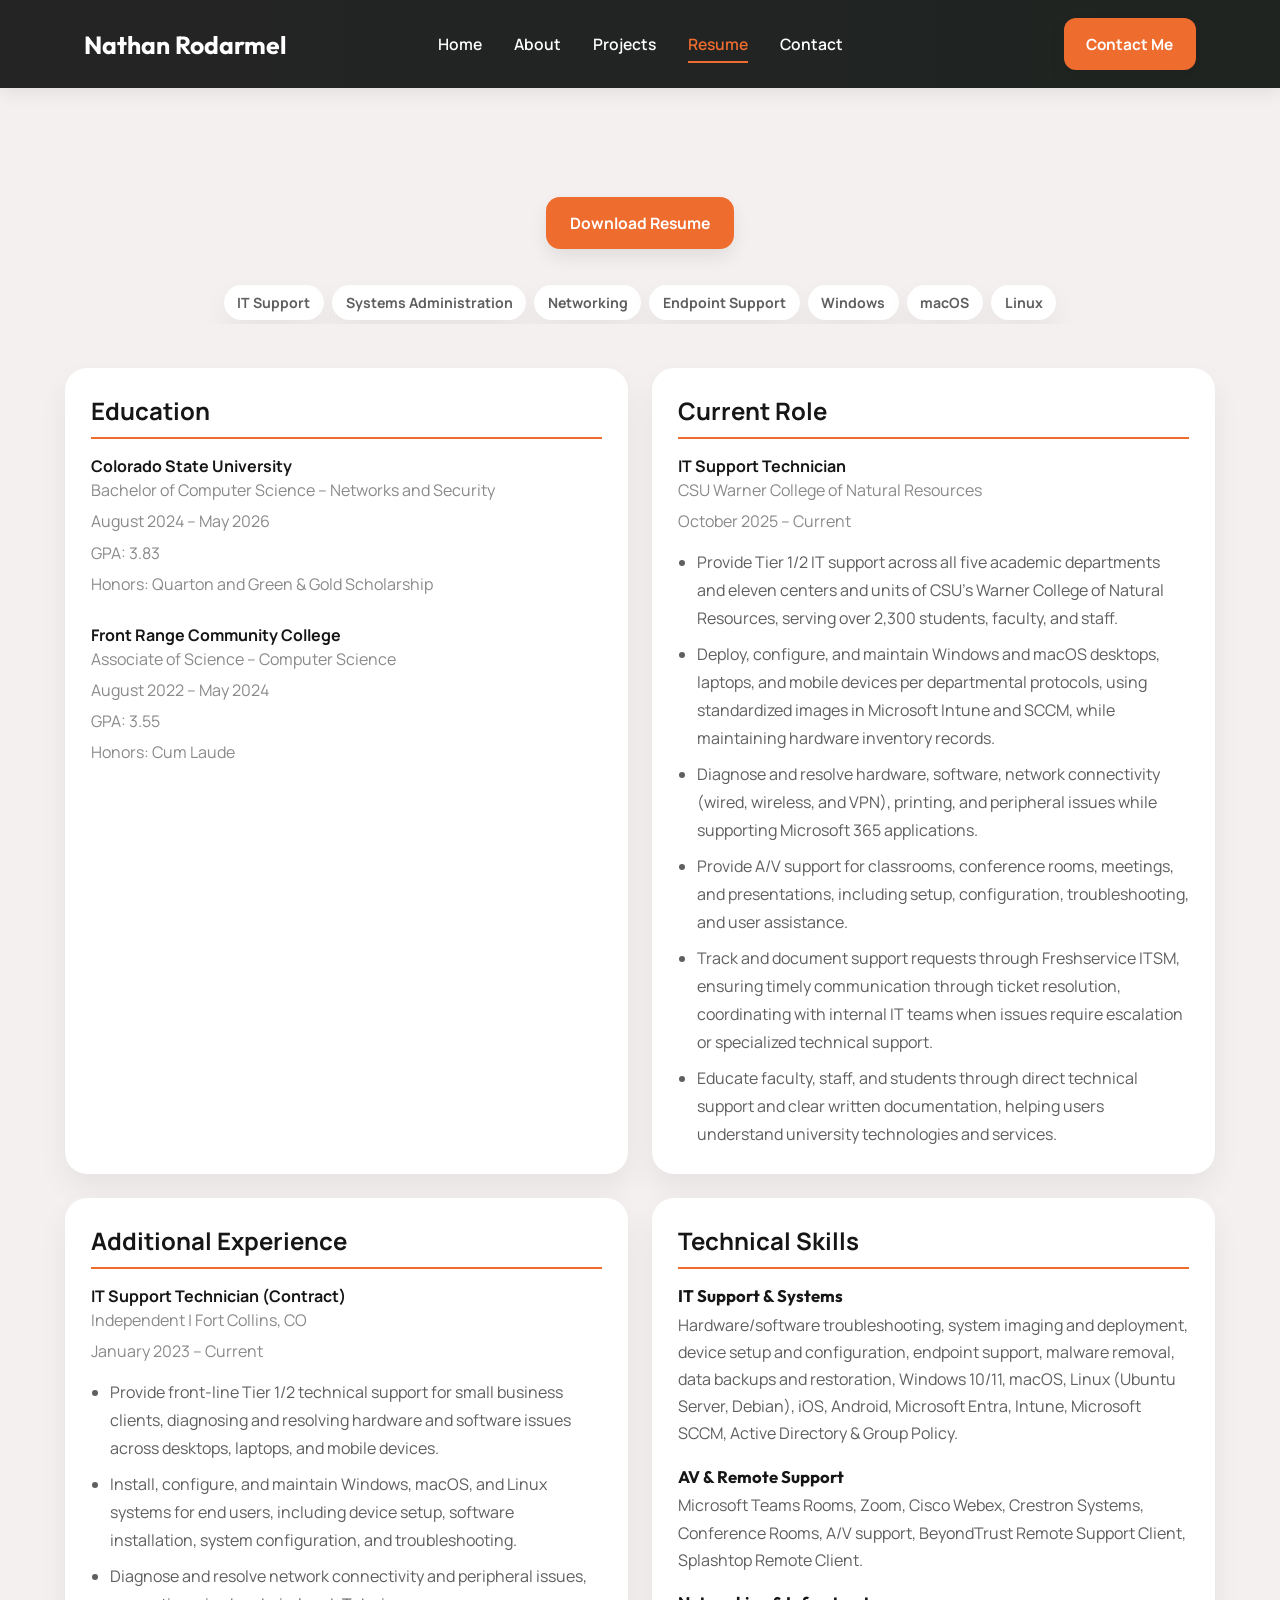
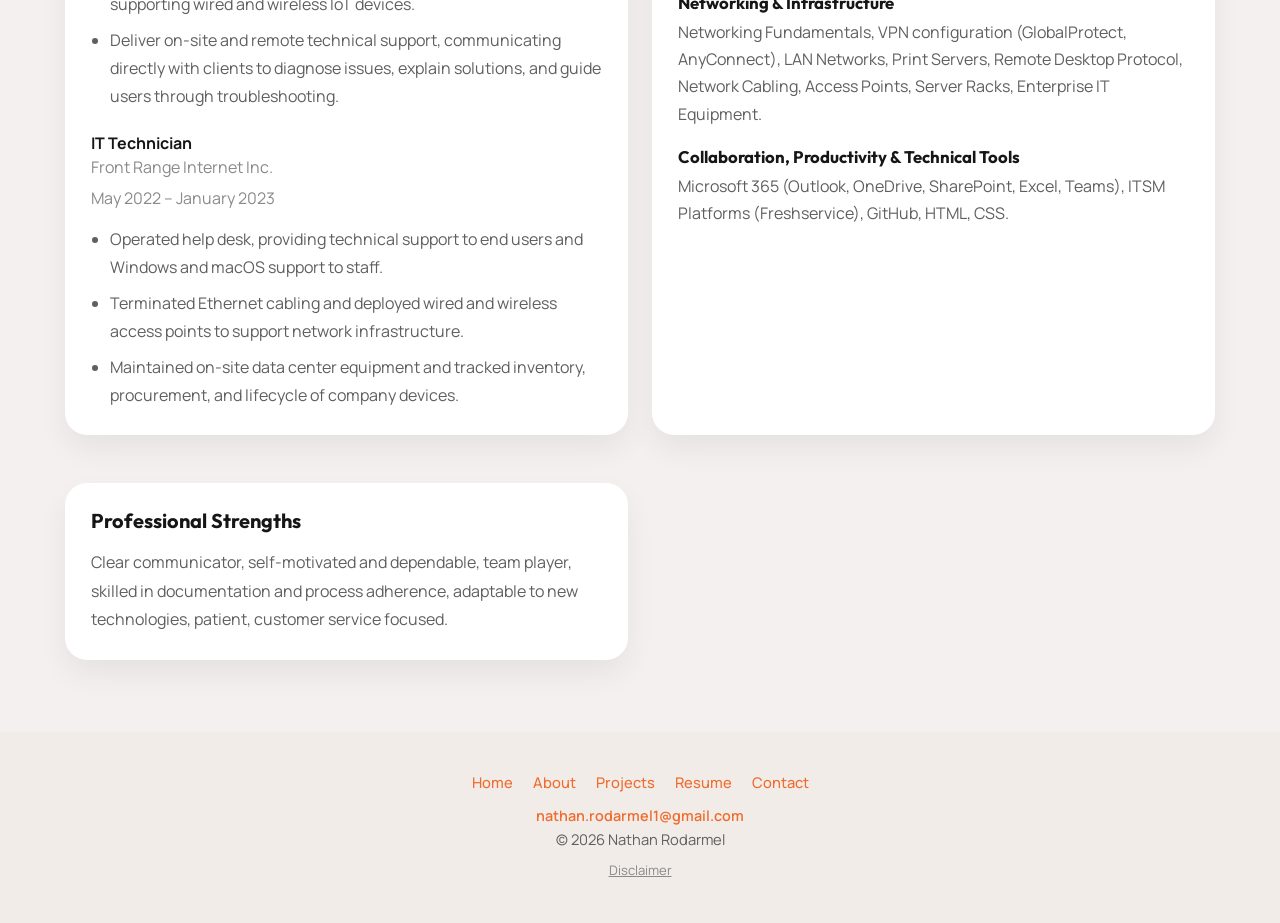
<file: resume.html>
<!--
Name: Nathan Rodarmel
Personal Portfolio Website
resume.html
-->
<!DOCTYPE html>
<html lang="en">
<head>
    <meta charset="UTF-8">
    <meta name="viewport" content="width=device-width, initial-scale=1.0">
    <title>Resume | Nathan Rodarmel</title>
    <link rel="stylesheet" href="styles.css">
</head>
 
<body>
 
<!-- ========== Navigation ========== -->
<nav>
    <div class="nav__content">
        <div class="logo">
            <a href="index.html">Nathan Rodarmel</a>
        </div>
 
        <ul class="nav__links">
            <li><a href="index.html">Home</a></li>
            <li><a href="about.html">About</a></li>
            <li><a href="projects.html">Projects</a></li>
            <li><a href="resume.html" class="active">Resume</a></li>
            <li><a href="contact.html">Contact</a></li>
        </ul>
 
        <a href="contact.html" class="nav__button">Contact Me</a>
    </div>
</nav>
 
<!-- ========== Resume Section ========== -->
<section class="section secondary-page resume-page">
    <div class="secondary-container">
 
        <!-- Hero: Download Button + Skill Tags -->
        <div class="secondary-header resume-hero">
            <h1 class="page-title"></h1>
 
            <!-- PDF Download -->
            <div class="resume-hero__actions">
                <a href="images/Nathan%20Rodarmel%20Resume.pdf" class="resume-download-button" target="_blank">
                    Download Resume
                </a>
            </div>
 
            <!-- Skill Pill Tags -->
            <div class="resume-tag-row">
                <span class="resume-tag-pill">IT Support</span>
                <span class="resume-tag-pill">Systems Administration</span>
                <span class="resume-tag-pill">Networking</span>
                <span class="resume-tag-pill">Endpoint Support</span>
                <span class="resume-tag-pill">Windows</span>
                <span class="resume-tag-pill">macOS</span>
                <span class="resume-tag-pill">Linux</span>
            </div>
        </div>
 
        <!-- Resume Cards Grid -->
        <div class="info-card-grid">
 
            <!-- Education -->
            <div class="info-card">
                <h2>Education</h2>
 
                <p><strong>Colorado State University</strong></p>
                <p class="card-subtext">
                    Bachelor of Computer Science – Networks and Security
                </p>
                <p class="card-subtext">August 2024 – May 2026</p>
                <p class="card-subtext">GPA: 3.83</p>
                <p class="card-subtext">
                    Honors: Quarton and Green &amp; Gold Scholarship
                </p>
 
                <br>
 
                <p><strong>Front Range Community College</strong></p>
                <p class="card-subtext">Associate of Science – Computer Science</p>
                <p class="card-subtext">August 2022 – May 2024</p>
                <p class="card-subtext">GPA: 3.55</p>
                <p class="card-subtext">Honors: Cum Laude</p>
            </div>
 
            <!-- Current Role -->
            <div class="info-card">
                <h2>Current Role</h2>
 
                <p><strong>IT Support Technician</strong></p>
                <p class="card-subtext">CSU Warner College of Natural Resources</p>
                <p class="card-subtext">October 2025 – Current</p>
 
                <ul class="page-list">
                    <li>
                        Provide Tier 1/2 IT support across all five academic departments and eleven centers and units
                        of CSU's Warner College of Natural Resources, serving over 2,300 students, faculty, and staff.
                    </li>
                    <li>
                        Deploy, configure, and maintain Windows and macOS desktops, laptops, and mobile devices
                        per departmental protocols, using standardized images in Microsoft Intune and SCCM,
                        while maintaining hardware inventory records.
                    </li>
                    <li>
                        Diagnose and resolve hardware, software, network connectivity (wired, wireless, and VPN),
                        printing, and peripheral issues while supporting Microsoft 365 applications.
                    </li>
                    <li>
                        Provide A/V support for classrooms, conference rooms, meetings, and presentations,
                        including setup, configuration, troubleshooting, and user assistance.
                    </li>
                    <li>
                        Track and document support requests through Freshservice ITSM, ensuring timely communication
                        through ticket resolution, coordinating with internal IT teams when issues require escalation
                        or specialized technical support.
                    </li>
                    <li>
                        Educate faculty, staff, and students through direct technical support and clear written
                        documentation, helping users understand university technologies and services.
                    </li>
                </ul>
            </div>
 
            <!-- Additional Experience -->
            <div class="info-card">
                <h2>Additional Experience</h2>
 
                <p><strong>IT Support Technician (Contract)</strong></p>
                <p class="card-subtext">Independent | Fort Collins, CO</p>
                <p class="card-subtext">January 2023 – Current</p>
 
                <ul class="page-list">
                    <li>
                        Provide front-line Tier 1/2 technical support for small business clients,
                        diagnosing and resolving hardware and software issues across desktops, laptops,
                        and mobile devices.
                    </li>
                    <li>
                        Install, configure, and maintain Windows, macOS, and Linux systems for end users,
                        including device setup, software installation, system configuration, and troubleshooting.
                    </li>
                    <li>
                        Diagnose and resolve network connectivity and peripheral issues, supporting wired
                        and wireless IoT devices.
                    </li>
                    <li>
                        Deliver on-site and remote technical support, communicating directly with clients to
                        diagnose issues, explain solutions, and guide users through troubleshooting.
                    </li>
                </ul>
 
                <br>
 
                <p><strong>IT Technician</strong></p>
                <p class="card-subtext">Front Range Internet Inc.</p>
                <p class="card-subtext">May 2022 – January 2023</p>
 
                <ul class="page-list">
                    <li>
                        Operated help desk, providing technical support to end users and Windows and macOS
                        support to staff.
                    </li>
                    <li>
                        Terminated Ethernet cabling and deployed wired and wireless access points to support
                        network infrastructure.
                    </li>
                    <li>
                        Maintained on-site data center equipment and tracked inventory, procurement, and lifecycle
                        of company devices.
                    </li>
                </ul>
            </div>
 
            <!-- Technical Skills -->
            <div class="info-card">
                <h2>Technical Skills</h2>
 
                <div class="resume-skill-group">
                    <h3>IT Support &amp; Systems</h3>
                    <p>
                        Hardware/software troubleshooting, system imaging and deployment, device setup and
                        configuration, endpoint support, malware removal, data backups and restoration,
                        Windows 10/11, macOS, Linux (Ubuntu Server, Debian), iOS, Android, Microsoft Entra,
                        Intune, Microsoft SCCM, Active Directory &amp; Group Policy.
                    </p>
                </div>
 
                <div class="resume-skill-group">
                    <h3>AV &amp; Remote Support</h3>
                    <p>
                        Microsoft Teams Rooms, Zoom, Cisco Webex, Crestron Systems, Conference Rooms,
                        A/V support, BeyondTrust Remote Support Client, Splashtop Remote Client.
                    </p>
                </div>
 
                <div class="resume-skill-group">
                    <h3>Networking &amp; Infrastructure</h3>
                    <p>
                        Networking Fundamentals, VPN configuration (GlobalProtect, AnyConnect), LAN Networks,
                        Print Servers, Remote Desktop Protocol, Network Cabling, Access Points, Server Racks,
                        Enterprise IT Equipment.
                    </p>
                </div>
 
                <div class="resume-skill-group">
                    <h3>Collaboration, Productivity &amp; Technical Tools</h3>
                    <p>
                        Microsoft 365 (Outlook, OneDrive, SharePoint, Excel, Teams), ITSM Platforms (Freshservice),
                        GitHub, HTML, CSS.
                    </p>
                </div>
            </div>
 
            <!-- Professional Strengths -->
            <div class="resume-note-card">
                <h2>Professional Strengths</h2>
 
                <p>
                    Clear communicator, self-motivated and dependable, team player, skilled in documentation
                    and process adherence, adaptable to new technologies, patient, customer service focused.
                </p>
            </div>
 
        </div>
    </div>
</section>
 
<!-- ========== Footer ========== -->
<footer>
    <div class="footer-links">
        <a href="index.html">Home</a>
        <a href="about.html">About</a>
        <a href="projects.html">Projects</a>
        <a href="resume.html">Resume</a>
        <a href="contact.html">Contact</a>
    </div>
 
    <p class="footer-email">
        <a href="mailto:nathan.rodarmel1@gmail.com">
            nathan.rodarmel1@gmail.com
        </a>
    </p>
 
    <p>© 2026 Nathan Rodarmel</p>
 
    <p class="disclaimer">
        <a href="disclaimer.html">Disclaimer</a>
    </p>
</footer>
 
</body>
</html>
</file>
<file: styles.css>
/* Name: Nathan Rodarmel
Personal Portfolio Website
styles.css

Notice: Some of this file has been organized with the use of Gen AI Tools*/
@import url("https://fonts.googleapis.com/css2?family=Outfit:wght@400;500;600;700;800&family=Manrope:wght@400;500;600&display=swap");

/* ========================================================= */
/* CSS Variables                                              */
/* Colors, shadows, and sizing used across the entire site   */
/* ========================================================= */

:root {
    --primary-color: #ef6c2f;
    --primary-color-dark: #d85b22;
    --secondary-color: #676767;

    --text-color-dark: #161616;
    --text-color-medium: #5f5f5f;
    --text-color-light: #8a8a8a;

    --page-background-color: #f3f0ef;
    --footer-background-color: #f1ece8;
    --card-background-color: #ffffff;

    --placeholder-background-light: #dfd8d6;
    --placeholder-background-dark: #d3cdcb;

    --navigation-background-dark: #242424;
    --navigation-background-dark-alt: #1f2421;

    --maximum-content-width: 1150px;
    --soft-box-shadow: 0 14px 30px rgba(0, 0, 0, 0.06);
}

/* ========================================================= */
/* Reset and base styles                                      */
/* ========================================================= */

* {
    padding: 0;
    margin: 0;
    box-sizing: border-box;
}

html {
    scroll-behavior: smooth;
}

body {
    font-family: "Manrope", sans-serif;
    background-color: var(--page-background-color);
    color: var(--text-color-dark);
    overflow-x: hidden;
}

/* Remove default link underlines */
a {
    text-decoration: none;
}

/* ========================================================= */
/* Shared layout and typography                               */
/* Used across multiple pages                                 */
/* ========================================================= */

.section {
    background-color: var(--page-background-color);
}

/* Small uppercase label above headings */
.page-subtitle {
    letter-spacing: 1.5px;
    color: var(--text-color-dark);
    font-weight: 700;
    margin-bottom: 1rem;
    font-size: 0.95rem;
}

/* Large bold page heading */
.page-title {
    font-family: "Outfit", sans-serif;
    font-size: 3.1rem;
    font-weight: 800;
    line-height: 1.05;
    color: var(--text-color-dark);
    margin-bottom: 1.3rem;
    letter-spacing: -1px;
}

/* Orange accent on span inside page-title */
.page-title span {
    color: var(--primary-color);
}

/* Body description text under headings */
.page-description {
    line-height: 1.85rem;
    color: var(--text-color-medium);
    margin-bottom: 2rem;
    max-width: 32rem;
    font-size: 1rem;
}

/* ========================================================= */
/* Navigation (used on every page)                            */
/* ========================================================= */

nav {
    width: 100%;
    position: sticky;
    top: 0;
    left: 0;
    background: linear-gradient(90deg, var(--navigation-background-dark), var(--navigation-background-dark-alt));
    z-index: 99;
    box-shadow: 0 4px 18px rgba(0, 0, 0, 0.08);
}

/* Three-column grid: logo | links | button */
.nav__content {
    max-width: var(--maximum-content-width);
    margin: auto;
    min-height: 88px;
    padding: 0 1.2rem;
    display: grid;
    grid-template-columns: 1fr auto 1fr;
    align-items: center;
    gap: 1rem;
}

.logo {
    justify-self: start;
}

nav .logo a {
    font-family: "Outfit", sans-serif;
    font-size: 1.55rem;
    font-weight: 700;
    color: #ffffff;
    transition: color 0.3s ease;
}

/* Logo hover */
nav .logo a:hover {
    color: var(--primary-color);
}

/* Logo click */
nav .logo a:active {
    color: var(--primary-color-dark);
}

/* Nav link list */
.nav__links {
    display: flex;
    align-items: center;
    justify-content: center;
    gap: 2rem;
    list-style: none;
}

.nav__links li a {
    padding: 0.35rem 0;
    border-bottom: 2px solid transparent;
    font-weight: 600;
    color: #ffffff;
    transition: 0.3s;
    font-size: 0.98rem;
}

/* Active and hover state for nav links */
.nav__links li a:hover,
.nav__links li a.active {
    border-bottom-color: var(--primary-color);
    color: var(--primary-color);
}

/* Orange CTA button on far right */
.nav__button {
    justify-self: end;
    display: inline-block;
    padding: 0.95rem 1.4rem;
    border-radius: 12px;
    background-color: var(--primary-color);
    color: #ffffff;
    font-weight: 700;
    font-size: 0.96rem;
    transition: 0.25s;
    box-shadow: 0 8px 18px rgba(0, 0, 0, 0.08);
}

.nav__button:hover {
    background-color: var(--primary-color-dark);
    transform: translateY(-1px);
}

/* ========================================================= */
/* Footer (used on every page)                                */
/* ========================================================= */

footer {
    background-color: var(--footer-background-color);
    padding: 2.5rem 1rem;
    text-align: center;
    color: var(--text-color-medium);
    font-size: 0.92rem;
}

/* Navigation links row */
.footer-links {
    display: flex;
    justify-content: center;
    gap: 1.25rem;
    flex-wrap: wrap;
    margin-bottom: 0.9rem;
}

.footer-links a {
    color: var(--primary-color);
    text-decoration: none;
    font-weight: 500;
}

.footer-links a:hover {
    text-decoration: underline;
}

/* Email display */
.footer-email {
    margin: 0.35rem 0 0.25rem;
    font-size: 0.9rem;
    color: var(--text-color-medium);
}

.footer-email a,
.footer-email a:link,
.footer-email a:visited {
    color: var(--primary-color);
    text-decoration: none;
    font-weight: 600;
}

.footer-email a:hover,
.footer-email a:focus {
    color: var(--primary-color-dark);
    text-decoration: underline;
}

.footer-email a:active {
    color: var(--primary-color-dark);
}

/* General paragraph spacing in footer */
footer p {
    margin: 0.25rem 0;
}

/* Disclaimer link at bottom of footer */
.disclaimer {
    font-size: 0.82rem;
    color: var(--text-color-light);
    margin-top: 0.75rem;
}

.disclaimer a {
    color: var(--text-color-light);
    text-decoration: underline;
    transition: 0.2s;
}

.disclaimer a:hover {
    color: var(--primary-color);
}

/* ========================================================= */
/* Homepage (index.html)                                      */
/* ========================================================= */

/* Full-height hero container with two-column grid */
.section__container {
    min-height: calc(90vh - 90px);
    max-width: var(--maximum-content-width);
    margin: auto;
    padding: 1rem 1rem 2rem;
    display: grid;
    grid-template-columns: 1.08fr 0.92fr;
    gap: 2.2rem;
    align-items: center;
}

/* Left side: intro text column */
.page-content {
    display: flex;
    flex-direction: column;
    justify-content: center;
    max-width: 590px;
}

/* CTA button row */
.action__btns {
    display: flex;
    gap: 1rem;
    flex-wrap: wrap;
}

/* Shared styles for both CTA buttons */
.action__btns button,
.action__btns a {
    font-size: 1rem;
    font-weight: 700;
    letter-spacing: 0.3px;
    padding: 0.85rem 1.5rem;
    outline: none;
    border: none;
    border-radius: 12px;
    transition: 0.25s;
    cursor: pointer;
    font-family: "Manrope", sans-serif;
    display: inline-block;
    box-shadow: 0 10px 22px rgba(0, 0, 0, 0.05);
}

/* "My Projects" button - dark */
.my_projects {
    background-color: #111111;
    color: #ffffff;
}

.my_projects:hover {
    background-color: #232323;
    transform: translateY(-2px);
}

/* "Contact Me" button - orange */
.contact_me {
    color: #ffffff;
    background-color: var(--primary-color);
}

.contact_me:hover {
    background-color: var(--primary-color-dark);
    transform: translateY(-2px);
}

/* ========================================================= */
/* Homepage profile image / NR placeholder                    */
/* ========================================================= */

.profile-image {
    display: flex;
    justify-content: center;
    align-items: center;
}

/* Outer circle with gradient background */
.image-placeholder {
    width: min(20rem, 80%);
    aspect-ratio: 1 / 1;
    border-radius: 50%;
    background: linear-gradient(145deg, var(--placeholder-background-light), var(--placeholder-background-dark));
    display: flex;
    align-items: center;
    justify-content: center;
    box-shadow: var(--soft-box-shadow);
    position: relative;
}

/* Inner ring decorative border */
.image-placeholder::before {
    content: "";
    position: absolute;
    inset: 14px;
    border-radius: 50%;
    border: 2px solid rgba(255, 255, 255, 0.5);
}

/* Dark inner circle with NR initials */
.image-placeholder__inner {
    width: 74%;
    height: 74%;
    border-radius: 50%;
    background: linear-gradient(145deg, #2d2d31, #202522);
    display: flex;
    flex-direction: column;
    align-items: center;
    justify-content: center;
    color: #ffffff;
    z-index: 1;
    text-align: center;
    padding: 1rem;
}

/* "NR" initials */
.image-placeholder__inner span {
    font-family: "Outfit", sans-serif;
    font-size: 4rem;
    font-weight: 800;
    color: var(--primary-color);
    line-height: 1;
    margin-bottom: 0.65rem;
}

/* Caption text under initials */
.image-placeholder__inner p {
    color: #dddddd;
    font-size: 0.98rem;
}

/* ========================================================= */
/* Disclaimer page                                            */
/* ========================================================= */

/* Makes footer stick to bottom on short content pages */
.disclaimer-body {
    min-height: 100vh;
    display: flex;
    flex-direction: column;
}

.disclaimer-page {
    background-color: var(--page-background-color);
    flex: 1;
}

.disclaimer-wrapper {
    max-width: var(--maximum-content-width);
    margin: 0 auto;
    padding: 2.75rem 1.2rem 1rem;
}

.disclaimer-header {
    max-width: 620px;
    margin-bottom: 1.5rem;
}

.disclaimer-header .page-title {
    font-size: 2rem;
    line-height: 1.1;
    margin-bottom: 1rem;
    font-weight: 600;
    max-width: none;
}

/* Developer / Course / Built In metadata rows */
.project-facts {
    display: flex;
    flex-direction: column;
    gap: 0.8rem;
    margin-top: 0.75rem;
}

.fact-item {
    display: flex;
    gap: 1rem;
    align-items: center;
    flex-wrap: wrap;
    padding-bottom: 0.65rem;
    border-bottom: 1px solid rgba(0, 0, 0, 0.08);
}

.fact-label {
    min-width: 80px;
    font-family: "Outfit", sans-serif;
    font-size: 1rem;
    font-weight: 700;
    color: var(--primary-color);
}

.fact-value {
    color: var(--text-color-medium);
    font-size: 1rem;
    line-height: 1.6;
    display: flex;
    align-items: center;
    gap: 0.6rem;
}

/* Small IDE logo icon */
.tool-logo {
    width: 20px;
    height: 20px;
    object-fit: contain;
}

/* Two-column layout for disclaimer + AI disclosure */
.disclaimer-columns {
    display: grid;
    grid-template-columns: 1fr 0.9fr;
    gap: 2rem;
    align-items: start;
}

.disclaimer-column {
    display: flex;
    flex-direction: column;
    gap: 1.1rem;
}

.disclaimer-block {
    padding-bottom: 0.9rem;
    border-bottom: 1px solid rgba(0, 0, 0, 0.08);
}

.disclaimer-block h2 {
    font-family: "Outfit", sans-serif;
    font-size: 1.2rem;
    line-height: 1.15;
    margin-bottom: 0.45rem;
    color: var(--text-color-dark);
}

.disclaimer-block p {
    color: var(--text-color-medium);
    line-height: 1.65;
    font-size: 0.97rem;
}

.disclaimer-block ul {
    margin-top: 0.35rem;
    padding-left: 1.2rem;
    color: var(--text-color-medium);
    line-height: 1.65;
    font-size: 0.97rem;
}

.disclaimer-block li + li {
    margin-top: 0.2rem;
}

.disclaimer-block a,
.page-content a {
    color: var(--primary-color);
    text-decoration: none;
    font-weight: 600;
}

.disclaimer-block a:hover,
.page-content a:hover {
    text-decoration: underline;
}

/* Work in progress notice at the bottom */
.disclaimer-note {
    margin-top: 2rem;
    padding-top: 1.25rem;
    border-top: 1px solid rgba(0, 0, 0, 0.08);
}

.disclaimer-note p {
    color: var(--text-color-medium);
    line-height: 1.65;
    font-size: 0.97rem;
    max-width: 760px;
}

/* ========================================================= */
/* Secondary pages shared layout                              */
/* Used by about, homelab, adsb, coursework, contact, resume  */
/* ========================================================= */

/* Padding for all secondary page sections */
.secondary-page {
    padding: 5.5rem 1rem 4.5rem;
}

/* Centered max-width wrapper */
.secondary-container {
    max-width: var(--maximum-content-width);
    margin: 0 auto;
}

/* Centered page heading block */
.secondary-header {
    text-align: center;
    margin-bottom: 2.5rem;
}

/* Narrower description text in headers */
.secondary-description {
    max-width: 42rem;
    margin-bottom: 0;
}

/* Center the description horizontally */
.secondary-description--wide {
    margin-left: auto;
    margin-right: auto;
}

/* Two-column card grid used on most secondary pages */
.info-card-grid {
    display: grid;
    grid-template-columns: repeat(2, minmax(0, 1fr));
    gap: 1.5rem;
}

/* White rounded card */
.info-card {
    padding: 1.6rem;
    background-color: var(--card-background-color);
    border-radius: 22px;
    box-shadow: var(--soft-box-shadow);
}

/* Bulleted list used inside info cards */
.page-list {
    margin: 0;
    padding-left: 1.2rem;
}

.page-list li {
    margin-bottom: 0.45rem;
}

/* Muted subtext below card headings */
.card-subtext {
    color: var(--text-color-light);
    margin-bottom: 0.35rem;
}

.card-copy {
    margin-bottom: 1.2rem;
}

/* Two-column layout: text left, image/visual right */
.secondary-layout {
    display: grid;
    grid-template-columns: 1.15fr 0.85fr;
    gap: 2.5rem;
    align-items: center;
}

.secondary-text {
    min-width: 0;
}

/* Visual side - centers the profile photo */
.secondary-visual {
    display: grid;
    place-items: center;
}

/* White rounded content block */
.content-card {
    background-color: var(--card-background-color);
    border-radius: 22px;
    box-shadow: var(--soft-box-shadow);
    padding: 1.7rem;
}

.content-card p {
    color: var(--text-color-medium);
    line-height: 1.85rem;
    margin-bottom: 1rem;
}

.content-card p:last-child {
    margin-bottom: 0;
}

/* Profile photo on about.html */
.profile-panel {
    width: min(26rem, 100%);
    aspect-ratio: 3 / 4;
    border-radius: 28px;
    background: linear-gradient(
            135deg,
            var(--placeholder-background-dark),
            var(--placeholder-background-light)
    );
    display: grid;
    place-items: center;
    box-shadow: var(--soft-box-shadow);
    padding: 1.25rem;
}

/* Inner text for the NR placeholder on about.html */
.profile-panel__inner {
    text-align: center;
    color: var(--primary-color-dark);
}

.profile-panel__inner span {
    display: block;
    font-family: "Outfit", sans-serif;
    font-size: 4rem;
    font-weight: 800;
    line-height: 1;
    margin-bottom: 0.65rem;
}

.profile-panel__inner p {
    font-weight: 700;
    letter-spacing: 0.04em;
}

/* Extra top margin for the about page card grid */
.about-card-grid {
    margin-top: 2rem;
}

/* Stack layout on smaller screens */
@media (max-width: 900px) {
    .secondary-layout {
        grid-template-columns: 1fr;
    }

    /* Photo above text on mobile */
    .secondary-visual {
        order: -1;
    }

    .profile-panel {
        width: min(22rem, 100%);
    }
}

/* ========================================================= */
/* Resume page                                                */
/* ========================================================= */

.resume-page .secondary-header {
    margin-bottom: 2.75rem;
}

/* Cards align to top, not stretched */
.resume-page .info-card-grid {
    align-items: start;
}

.resume-page .info-card {
    height: 100%;
}

/* Orange underline on card headings */
.resume-page .info-card h2 {
    padding-bottom: 0.65rem;
    margin-bottom: 1rem;
    border-bottom: 2px solid var(--primary-color);
}

.resume-page .info-card strong {
    color: var(--text-color-dark);
    font-weight: 700;
}

.resume-page .card-subtext {
    color: var(--text-color-light);
    margin-bottom: 0.3rem;
    line-height: 1.65rem;
}

.resume-page .card-copy {
    margin-bottom: 1rem;
}

.resume-page .page-list {
    margin-top: 0.85rem;
    padding-left: 1.2rem;
}

.resume-page .page-list li {
    color: var(--text-color-medium);
    line-height: 1.75rem;
    margin-bottom: 0.5rem;
}

.resume-page .page-list li:last-child {
    margin-bottom: 0;
}

/* Professional strengths card at the bottom */
.resume-note-card {
    background-color: var(--card-background-color);
    border-radius: 22px;
    box-shadow: var(--soft-box-shadow);
    padding: 1.6rem;
    margin-top: 1.5rem;
}

.resume-note-card h2 {
    font-family: "Outfit", sans-serif;
    font-size: 1.25rem;
    margin-bottom: 0.9rem;
    color: var(--text-color-dark);
}

.resume-note-card p {
    color: var(--text-color-medium);
    line-height: 1.8rem;
}

.resume-page .resume-download-link {
    display: inline-block;
    margin-top: 0.9rem;
    padding: 0.85rem 1.2rem;
    border-radius: 12px;
    background-color: var(--primary-color);
    color: #ffffff;
    font-weight: 700;
    transition: 0.25s;
}

.resume-page .resume-download-link:hover {
    background-color: var(--primary-color-dark);
    transform: translateY(-1px);
}

/* Hero area above the cards: download button + skill pills */
.resume-hero {
    text-align: center;
    margin-bottom: 1.25rem;
}

.resume-hero__actions {
    margin-bottom: 2rem;
}

/* Orange PDF download button */
.resume-download-button {
    display: inline-block;
    padding: 0.95rem 1.5rem;
    border-radius: 14px;
    background-color: var(--primary-color);
    color: #ffffff;
    font-weight: 700;
    font-size: 0.98rem;
    transition: 0.25s;
    box-shadow: 0 8px 18px rgba(0, 0, 0, 0.08);
}

.resume-download-button:hover {
    background-color: var(--primary-color-dark);
    transform: translateY(-1px);
}

/* Horizontal scrolling row of skill pills */
.resume-tag-row {
    display: flex;
    flex-wrap: nowrap;
    justify-content: center;
    align-items: center;
    gap: 0.5rem;
    max-width: 100%;
    margin: 0 auto 0.5rem;
    overflow-x: auto;
    padding: 0.25rem 0;
}

/* Individual skill pill */
.resume-tag-pill {
    display: inline-flex;
    align-items: center;
    justify-content: center;
    white-space: nowrap;
    flex: 0 0 auto;
    padding: 0.5rem 0.85rem;
    border-radius: 999px;
    background-color: var(--card-background-color);
    color: var(--text-color-medium);
    font-weight: 700;
    font-size: 0.88rem;
    box-shadow: var(--soft-box-shadow);
}

/* Skill group heading inside Technical Skills card */
.resume-page .info-card h3 {
    font-family: "Outfit", sans-serif;
    font-size: 1.05rem;
    color: var(--text-color-dark);
    margin-bottom: 0.35rem;
}

/* Each skill category block */
.resume-skill-group {
    margin-bottom: 1.15rem;
}

.resume-skill-group:last-child {
    margin-bottom: 0;
}

.resume-skill-group p {
    color: var(--text-color-medium);
    line-height: 1.7rem;
    margin-bottom: 0;
}

/* Resume responsive breakpoints */
@media (max-width: 900px) {
    .info-card-grid {
        grid-template-columns: 1fr;
    }

    .resume-page .secondary-header {
        margin-bottom: 2.25rem;
    }
}

@media (max-width: 700px) {
    .secondary-page {
        padding: 7rem 1rem 4rem;
    }

    .resume-page .info-card {
        padding: 1.35rem;
    }

    .resume-note-card {
        padding: 1.35rem;
    }
}

/* ========================================================= */
/* Contact page                                               */
/* ========================================================= */

.contact-page .secondary-header {
    margin-bottom: 2.25rem;
}

/* Center-align all contact cards */
.contact-page .info-card {
    text-align: center;
}

.contact-page .info-card h2 {
    margin-bottom: 0.6rem;
}

.contact-page .info-card a {
    color: var(--primary-color);
    font-weight: 600;
    text-decoration: none;
}

.contact-page .info-card a:hover {
    color: var(--primary-color-dark);
    text-decoration: underline;
}

/* ========================================================= */
/* Projects page                                              */
/* ========================================================= */

/* Three-column card grid */
.project-card-grid {
    display: grid;
    grid-template-columns: repeat(3, 1fr);
    gap: 2rem;
}

/* Anchor wrapping each project card */
.project-link {
    text-decoration: none;
    color: inherit;
    display: block;
}

/* Individual project card */
.project-card-new {
    background-color: var(--card-background-color);
    border-radius: 22px;
    padding: 1.5rem;
    box-shadow: var(--soft-box-shadow);
    height: 100%;
    transition: 0.25s;
}

/* Lift effect on hover */
.project-link:hover .project-card-new {
    transform: translateY(-4px);
}

.project-card-new h2 {
    font-family: "Outfit", sans-serif;
    font-size: 1.25rem;
    color: var(--text-color-dark);
    margin-bottom: 0.8rem;
}

.project-card-new p {
    color: var(--text-color-medium);
    line-height: 1.75rem;
    font-size: 0.96rem;
}

/* Gray placeholder shown when no image is present */
.project-image-placeholder-new {
    width: 100%;
    aspect-ratio: 4 / 3;
    border-radius: 18px;
    background: linear-gradient(
            135deg,
            var(--placeholder-background-dark),
            var(--placeholder-background-light)
    );
    display: flex;
    align-items: center;
    justify-content: center;
    color: var(--primary-color-dark);
    font-weight: 700;
    margin-bottom: 1rem;
}

/* Wrapper that holds both the real image and the fallback placeholder */
.project-image-wrapper {
    position: relative;
    width: 100%;
    aspect-ratio: 4 / 3;
    overflow: hidden;
    border-radius: 18px;
    margin-bottom: 1rem;
    background: linear-gradient(
            135deg,
            var(--placeholder-background-dark),
            var(--placeholder-background-light)
    );
}

/* Real project image */
.project-image {
    width: 100%;
    height: 100%;
    object-fit: cover;
    display: block;
}

/* Placeholder sits behind the real image inside the wrapper */
.project-image-wrapper .project-image-placeholder-new {
    position: absolute;
    inset: 0;
    margin-bottom: 0;
    z-index: 0;
}

.project-image-wrapper .project-image {
    position: relative;
    z-index: 1;
}

/* Stack to single column on smaller screens */
@media (max-width: 900px) {
    .project-card-grid {
        grid-template-columns: 1fr;
    }
}

/* ========================================================= */
/* Homelab page                                               */
/* ========================================================= */

/* Top margin for the infrastructure cards grid */
.homelab-grid {
    margin-top: 2rem;
}

/* Top margin for the skills card at the bottom */
.homelab-skills {
    margin-top: 2rem;
}

/* Square icon container above each card heading */
.homelab-icon {
    width: 50px;
    height: 50px;
    margin: 0 auto 0.75rem;
    border-radius: 12px;
    background-color: var(--footer-background-color);
    display: flex;
    align-items: center;
    justify-content: center;
}

.homelab-icon img {
    width: 28px;
    height: 28px;
    object-fit: contain;
}

.homelab-page .secondary-header {
    margin-bottom: 2rem;
}

/* ========================================================= */
/* Coursework page (also used by adsb.html aviation page)     */
/* ========================================================= */

/* Alternating two-column row: text left, image right */
.course-project {
    display: grid;
    grid-template-columns: 1.2fr 0.8fr;
    gap: 2.5rem;
    align-items: center;
    margin-bottom: 4rem;
}

/* Reversed row: image left, text right */
.course-project.reverse {
    grid-template-columns: 0.8fr 1.2fr;
}

/* Push text to second column in reversed rows */
.course-project.reverse .course-text {
    order: 2;
}

/* Pull image to first column in reversed rows */
.course-project.reverse .course-image {
    order: 1;
}

/* Project title */
.course-text h2 {
    font-family: "Outfit", sans-serif;
    font-size: 1.75rem;
    margin-bottom: 1rem;
    color: var(--text-color-dark);
}

/* Project description */
.course-text p {
    color: var(--text-color-medium);
    line-height: 1.85rem;
}

/* Centers the image within its column */
.course-image {
    display: flex;
    justify-content: center;
}

/* Gray placeholder shown before a real image is added */
.course-image-placeholder {
    width: 100%;
    height: 220px;
    border-radius: 12px;
    background: linear-gradient(
            135deg,
            var(--placeholder-background-dark),
            var(--placeholder-background-light)
    );
    display: flex;
    align-items: center;
    justify-content: center;
    font-weight: 600;
    color: var(--primary-color-dark);
    box-shadow: var(--soft-box-shadow);
}

/* Real project screenshot image */
.course-image-actual {
    width: 100%;
    height: 220px;
    object-fit: cover;
    border-radius: 12px;
    box-shadow: var(--soft-box-shadow);
    background-color: var(--placeholder-background-dark);
}

/* Stack to single column on smaller screens */
@media (max-width: 900px) {
    .course-project,
    .course-project.reverse {
        grid-template-columns: 1fr;
    }

    /* On mobile, always show image above text for both normal and reversed rows */
    .course-project .course-image,
    .course-project.reverse .course-image {
        order: -1;
    }

    .course-project .course-text,
    .course-project.reverse .course-text {
        order: 0;
    }
}

/* ========================================================= */
/* Responsive styles                                          */
/* ========================================================= */

/* Tablet: stack nav, center hero */
@media (max-width: 980px) {
    .nav__content {
        grid-template-columns: 1fr;
        padding: 1rem 1.2rem 1.2rem;
    }

    .logo,
    .nav__button {
        justify-self: center;
    }

    .nav__links {
        flex-wrap: wrap;
        gap: 1rem 1.5rem;
    }

    /* Stack hero to single column */
    .section__container {
        grid-template-columns: 1fr;
        text-align: center;
        padding: 3rem 1.2rem 3.5rem;
        gap: 2.5rem;
    }

    .page-content {
        max-width: 100%;
        margin: 0 auto;
        align-items: center;
    }

    .page-description {
        margin-left: auto;
        margin-right: auto;
    }

    .action__btns {
        justify-content: center;
    }

    .image-placeholder {
        width: min(21rem, 86vw);
    }

    /* Stack disclaimer columns */
    .disclaimer-columns {
        grid-template-columns: 1fr;
        gap: 1.25rem;
    }

    .disclaimer-header .page-title {
        font-size: 2rem;
        max-width: none;
    }
}

/* Mobile: smaller headings and spacing */
@media (max-width: 700px) {
    .page-title {
        font-size: 2.9rem;
    }

    .section__container {
        min-height: auto;
        padding-top: 2.5rem;
    }

    .nav__button {
        padding: 0.85rem 1.2rem;
    }

    .disclaimer-wrapper {
        padding: 1.5rem 1rem 2.5rem;
    }

    .disclaimer-header .page-title {
        font-size: 1.85rem;
    }

    .disclaimer-block h2 {
        font-size: 1.15rem;
    }

    .fact-item {
        gap: 0.5rem;
    }

    .fact-label {
        min-width: auto;
        width: 100%;
    }
}

/* Small mobile: tightest spacing */
@media (max-width: 500px) {
    .page-title {
        font-size: 2.35rem;
    }

    .page-description {
        font-size: 0.96rem;
        line-height: 1.75rem;
    }

    /* Full-width buttons on small screens */
    .action__btns button,
    .action__btns a {
        width: 100%;
    }

    .nav__links li a {
        font-size: 0.93rem;
    }

    .logo a {
        font-size: 1.35rem;
    }
}
</file>
